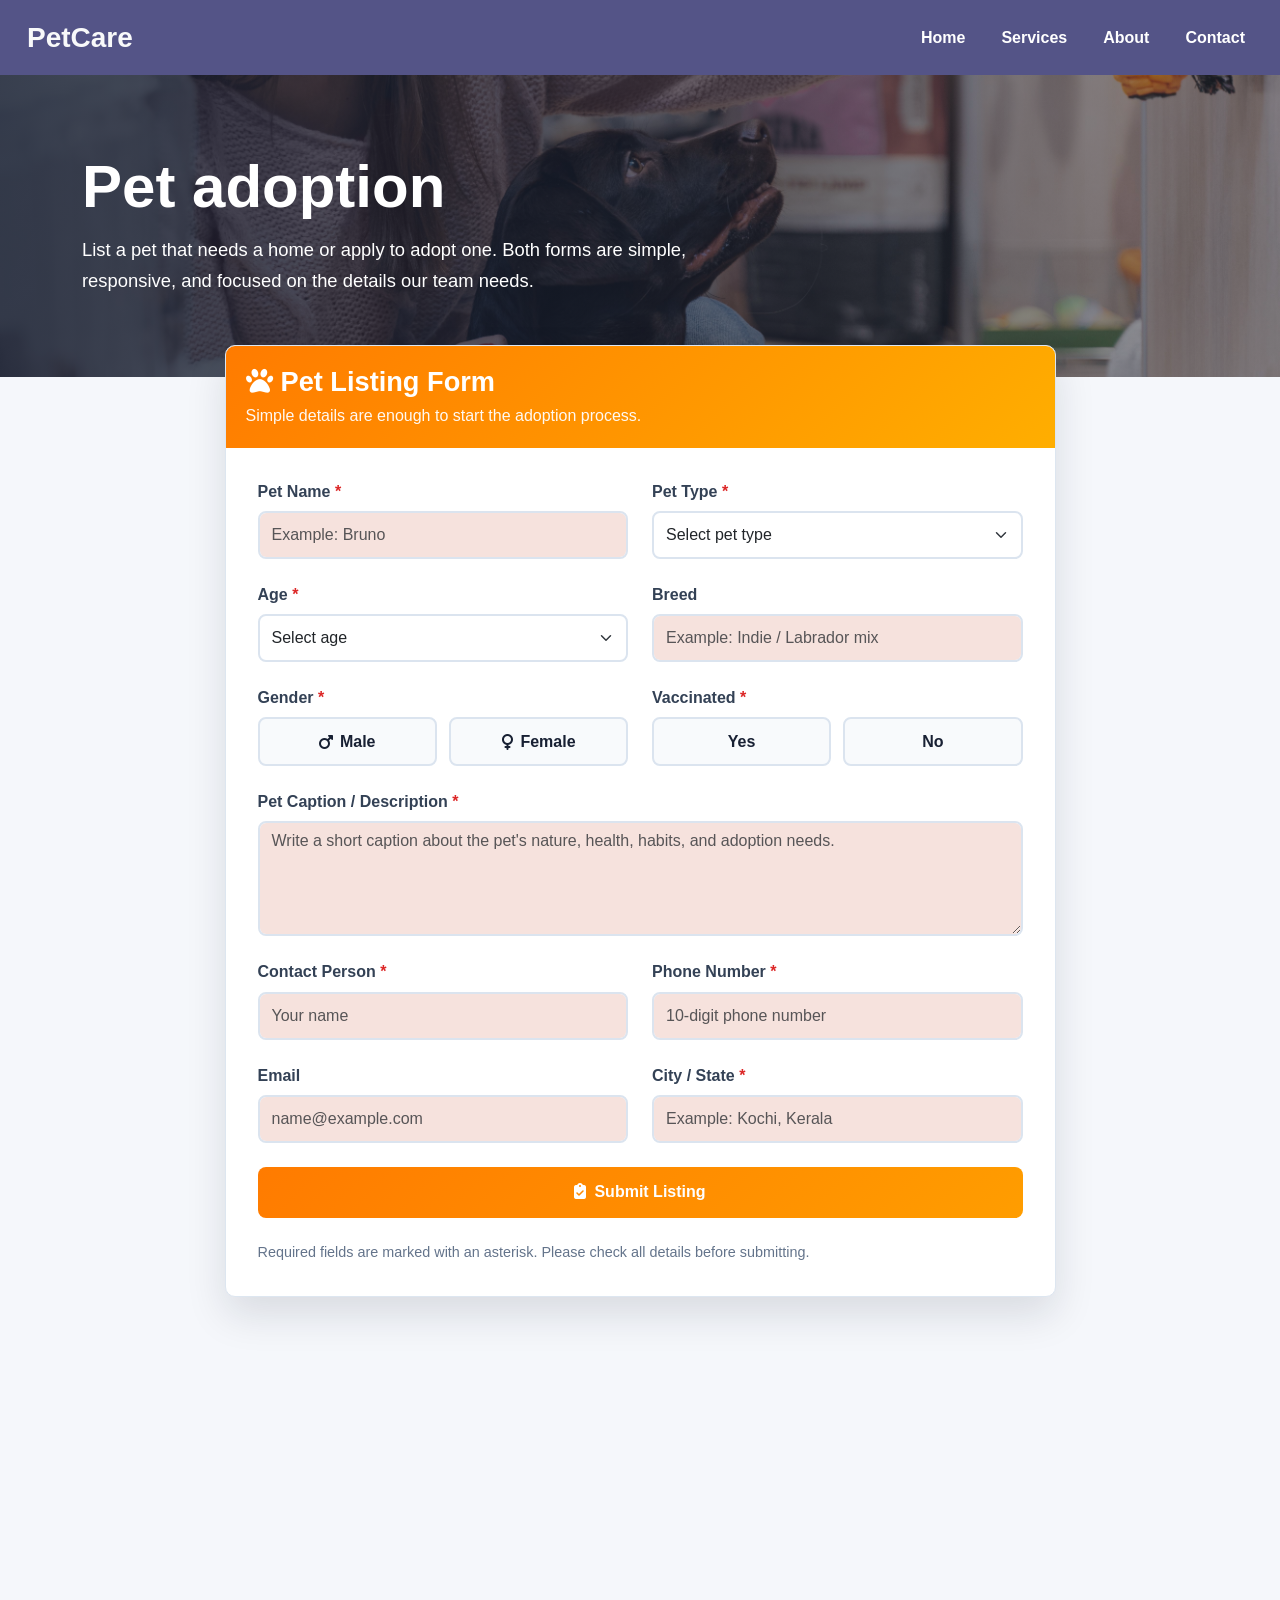
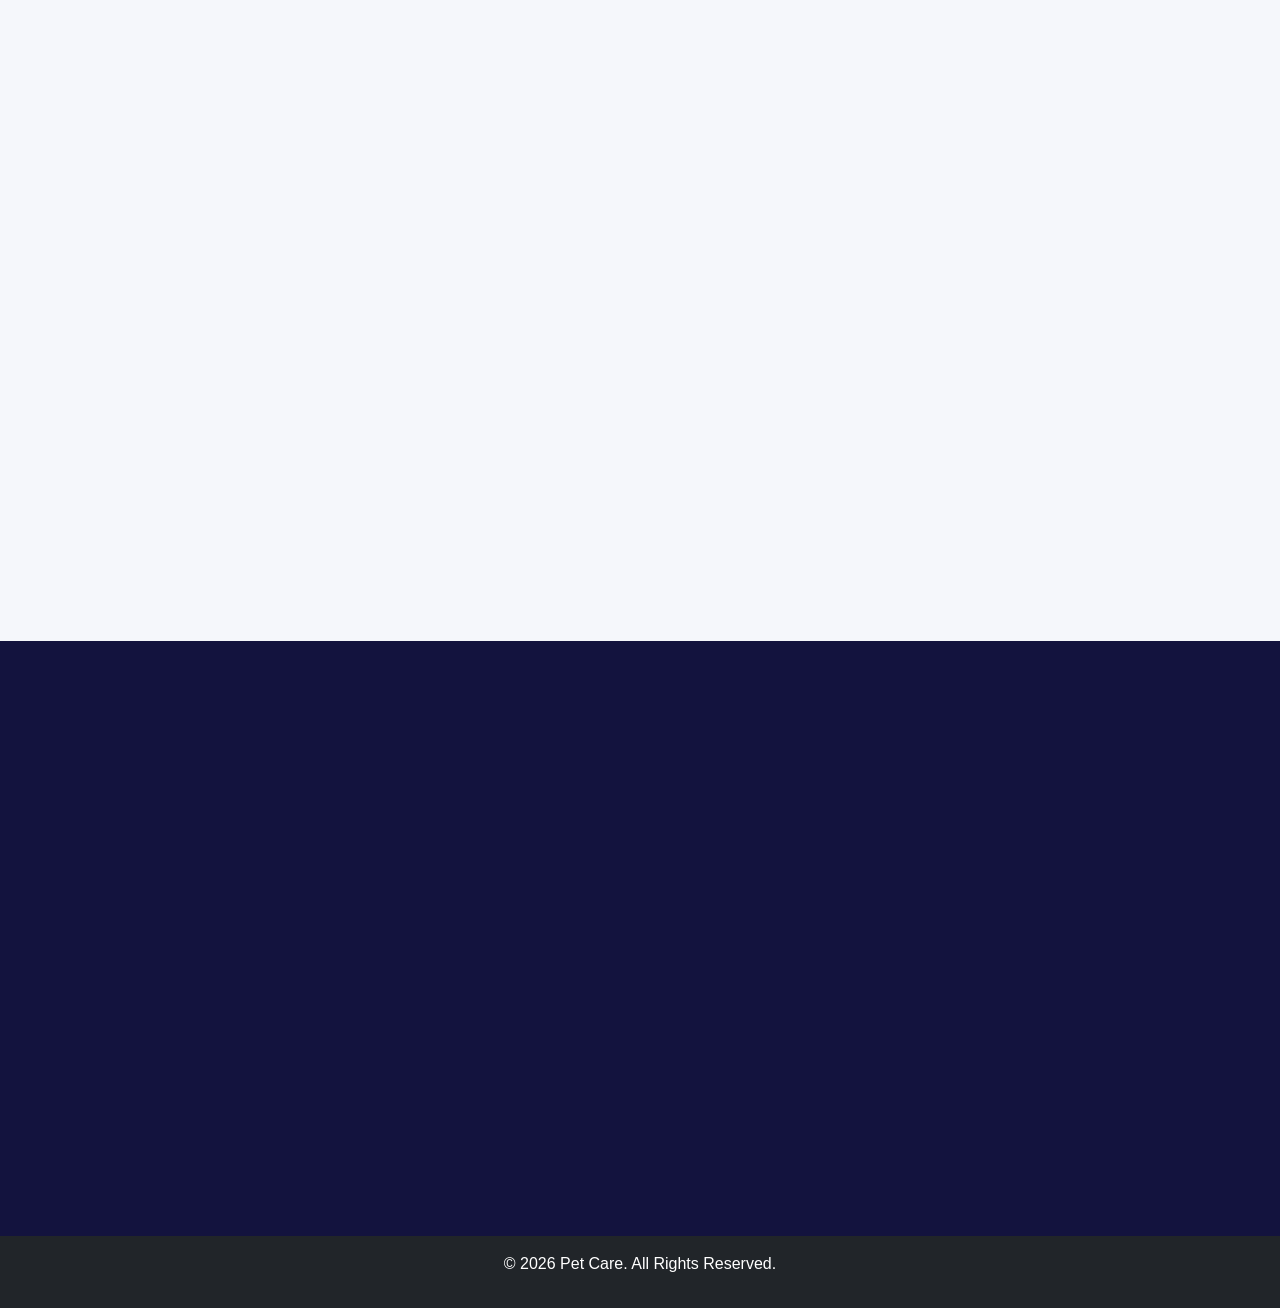
<file: adopt.html>
<!DOCTYPE html>
<html lang="en">
<head>
    <meta charset="UTF-8">
    <meta name="viewport" content="width=device-width, initial-scale=1.0">
    <title>Pet Adoption Listing Form | PetCare</title>
    <link href="https://cdn.jsdelivr.net/npm/bootstrap@5.3.3/dist/css/bootstrap.min.css" rel="stylesheet">
    <link rel="stylesheet" href="https://cdnjs.cloudflare.com/ajax/libs/font-awesome/6.5.1/css/all.min.css">
    <link rel="stylesheet" href="style.css">
    <style>
        body {
            background: #f5f7fb;
            color: #182033;
            font-family: "Segoe UI", Tahoma, Geneva, Verdana, sans-serif;
        }

        .navbar {
            min-height: 75px;
        }

        .navbar-toggler {
            border-color: rgba(255,255,255,0.5);
        }

        .navbar-toggler-icon {
            filter: invert(1);
        }

        .form-error {
            color: #dc3545;
            display: block;
            font-size: 0.875rem;
            margin-top: 0.35rem;
        }

        .choice-row.is-invalid label {
            border-color: #dc3545;
        }
    </style>
</head>
<body>
    <nav class="navbar navbar-expand-lg">
        <div class="container-fluid">
            <a class="navbar-brand fw-bold fs-3 text-light" href="index.html">PetCare</a>
            <button class="navbar-toggler" type="button" data-bs-toggle="collapse" data-bs-target="#menu" aria-controls="menu" aria-expanded="false" aria-label="Toggle navigation">
                <span class="navbar-toggler-icon"></span>
            </button>
            <div class="collapse navbar-collapse" id="menu">
                <ul class="navbar-nav ms-auto">
                    <li class="nav-item"><a class="nav-link text-white" href="index.html">Home</a></li>
                    <li class="nav-item"><a class="nav-link text-white" href="services.html">Services</a></li>
                    <li class="nav-item"><a class="nav-link text-white" href="about.html">About</a></li>
                    <li class="nav-item"><a class="nav-link text-white" href="contact.html">Contact</a></li>
                </ul>
            </div>
        </div>
    </nav>

    <header class="adopt-hero">
        <div class="container">
            <h1>Pet adoption</h1>
            <p>List a pet that needs a home or apply to adopt one. Both forms are simple, responsive, and focused on the details our team needs.</p>
        </div>
    </header>

    <div class="container form-wrap">
        <div class="row justify-content-center">
            <div class="col-lg-9">
                <form class="listing-card" id="petListingForm" novalidate>
                    <div class="form-title">
                        <h2><i class="fa-solid fa-paw me-2"></i>Pet Listing Form</h2>
                        <p>Simple details are enough to start the adoption process.</p>
                    </div>

                    <div class="form-body">
                        <div class="row g-4">
                            <div class="col-md-6">
                                <label class="form-label" for="petName">Pet Name <span class="required">*</span></label>
                                <input type="text" class="form-control" id="petName" placeholder="Example: Bruno" required>
                            </div>

                            <div class="col-md-6">
                                <label class="form-label" for="petType">Pet Type <span class="required">*</span></label>
                                <select class="form-select" id="petType" required>
                                    <option value="" selected disabled>Select pet type</option>
                                    <option>Dog</option>
                                    <option>Cat</option>
                                    <option>Other</option>
                                </select>
                            </div>

                            <div class="col-md-6">
                                <label class="form-label" for="petAge">Age <span class="required">*</span></label>
                                <select class="form-select" id="petAge" required>
                                    <option value="" selected disabled>Select age</option>
                                    <option>Under 6 months</option>
                                    <option>6 months to 1 year</option>
                                    <option>1 to 3 years</option>
                                    <option>3 years and above</option>
                                </select>
                            </div>

                            <div class="col-md-6">
                                <label class="form-label" for="breed">Breed</label>
                                <input type="text" class="form-control" id="breed" placeholder="Example: Indie / Labrador mix">
                            </div>

                            <div class="col-md-6">
                                <label class="form-label d-block">Gender <span class="required">*</span></label>
                                <div class="choice-row">
                                    <div>
                                        <input type="radio" name="gender" id="male" required>
                                        <label for="male"><i class="fa-solid fa-mars"></i> Male</label>
                                    </div>
                                    <div>
                                        <input type="radio" name="gender" id="female">
                                        <label for="female"><i class="fa-solid fa-venus"></i> Female</label>
                                    </div>
                                </div>
                            </div>

                            <div class="col-md-6">
                                <label class="form-label d-block">Vaccinated <span class="required">*</span></label>
                                <div class="choice-row">
                                    <div>
                                        <input type="radio" name="vaccinated" id="vaccinatedYes" required>
                                        <label for="vaccinatedYes">Yes</label>
                                    </div>
                                    <div>
                                        <input type="radio" name="vaccinated" id="vaccinatedNo">
                                        <label for="vaccinatedNo">No</label>
                                    </div>
                                </div>
                            </div>

                            <div class="col-12">
                                <label class="form-label" for="description">Pet Caption / Description <span class="required">*</span></label>
                                <textarea class="form-control" id="description" placeholder="Write a short caption about the pet's nature, health, habits, and adoption needs." required></textarea>
                            </div>

                            <div class="col-md-6">
                                <label class="form-label" for="contactName">Contact Person <span class="required">*</span></label>
                                <input type="text" class="form-control" id="contactName" placeholder="Your name" required>
                            </div>

                            <div class="col-md-6">
                                <label class="form-label" for="phone">Phone Number <span class="required">*</span></label>
                                <input type="tel" class="form-control" id="phone" placeholder="10-digit phone number" required>
                            </div>

                            <div class="col-md-6">
                                <label class="form-label" for="email">Email</label>
                                <input type="email" class="form-control" id="email" placeholder="name@example.com">
                            </div>

                            <div class="col-md-6">
                                <label class="form-label" for="city">City / State <span class="required">*</span></label>
                                <input type="text" class="form-control" id="city" placeholder="Example: Kochi, Kerala" required>
                            </div>

                            <div class="col-12">
                                <button type="submit" class="btn btn-submit-listing">
                                    <i class="fa-solid fa-clipboard-check me-2"></i>Submit Listing
                                </button>
                            </div>

                            <div class="col-12">
                                <p class="small-note">Required fields are marked with an asterisk. Please check all details before submitting.</p>
                            </div>
                        </div>
                    </div>
                </form>

                <form class="listing-card form-gap" id="adoptionRequestForm" novalidate>
                    <div class="form-title adoption-title">
                        <h2><i class="fa-solid fa-house-heart me-2"></i>Pet Adoption Request Form</h2>
                        <p>Tell us what kind of pet you want to adopt and how we can contact you.</p>
                    </div>

                    <div class="form-body">
                        <div class="row g-4">
                            <div class="col-md-6">
                                <label class="form-label" for="adopterName">Full Name <span class="required">*</span></label>
                                <input type="text" class="form-control" id="adopterName" placeholder="Your full name" required>
                            </div>

                            <div class="col-md-6">
                                <label class="form-label" for="adopterPhone">Phone Number <span class="required">*</span></label>
                                <input type="tel" class="form-control" id="adopterPhone" placeholder="10-digit phone number" required>
                            </div>

                            <div class="col-md-6">
                                <label class="form-label" for="adopterEmail">Email <span class="required">*</span></label>
                                <input type="email" class="form-control" id="adopterEmail" placeholder="name@example.com" required>
                            </div>

                            <div class="col-md-6">
                                <label class="form-label" for="adopterCity">City / State <span class="required">*</span></label>
                                <input type="text" class="form-control" id="adopterCity" placeholder="Example: Kochi, Kerala" required>
                            </div>

                            <div class="col-md-6">
                                <label class="form-label" for="preferredPet">Preferred Pet <span class="required">*</span></label>
                                <select class="form-select" id="preferredPet" required>
                                    <option value="" selected disabled>Select pet</option>
                                    <option>Dog</option>
                                    <option>Cat</option>
                                    <option>Any pet</option>
                                </select>
                            </div>

                            <div class="col-md-6">
                                <label class="form-label" for="preferredAge">Preferred Age</label>
                                <select class="form-select" id="preferredAge">
                                    <option selected>Any age</option>
                                    <option>Under 6 months</option>
                                    <option>6 months to 1 year</option>
                                    <option>1 to 3 years</option>
                                    <option>3 years and above</option>
                                </select>
                            </div>

                            <div class="col-md-6">
                                <label class="form-label d-block">Do you have pets already? <span class="required">*</span></label>
                                <div class="choice-row">
                                    <div>
                                        <input type="radio" name="hasPets" id="hasPetsYes" required>
                                        <label for="hasPetsYes">Yes</label>
                                    </div>
                                    <div>
                                        <input type="radio" name="hasPets" id="hasPetsNo">
                                        <label for="hasPetsNo">No</label>
                                    </div>
                                </div>
                            </div>

                            <div class="col-md-6">
                                <label class="form-label d-block">Home Type <span class="required">*</span></label>
                                <div class="choice-row">
                                    <div>
                                        <input type="radio" name="homeType" id="homeFlat" required>
                                        <label for="homeFlat">Flat</label>
                                    </div>
                                    <div>
                                        <input type="radio" name="homeType" id="homeHouse">
                                        <label for="homeHouse">House</label>
                                    </div>
                                </div>
                            </div>

                            <div class="col-12">
                                <label class="form-label" for="adoptionReason">Why do you want to adopt? <span class="required">*</span></label>
                                <textarea class="form-control" id="adoptionReason" placeholder="Share your reason, pet care experience, and any preferences." required></textarea>
                            </div>

                            <div class="col-12">
                                <button type="submit" class="btn btn-submit-listing">
                                    <i class="fa-solid fa-paper-plane me-2"></i>Submit Adoption Request
                                </button>
                            </div>

                            <div class="col-12">
                                <p class="small-note">Our team will review your request and contact you when a suitable pet is available.</p>
                            </div>
                        </div>
                    </div>
                </form>
            </div>
        </div>
    </div>


 <!-- to top -->
     <a href="#" class="btn btn-lg btn-primary back-to-top">
        <i class="fa fa-angle-double-up"></i>
    </a>


            <!-- Footer Start -->
        <div class="container-fluid footer py-5 wow fadeIn" data-wow-delay="0.2s">
            <div class="container py-5">
                <div class="row g-5">
                    <div class="col-xl-9">
                        <div class="mb-5">
                            <div class="row g-4">
                                <div class="col-md-6 col-lg-6 col-xl-5">
                                    <div class="footer-item">
                                        <a href="index.html" class="p-0">
                                            <h3 class="text-white"><i class="fab fa-slack me-3"></i> Petshop</h3>
                                            <!-- <img src="img/logo.png" alt="Logo"> -->
                                        </a>
                                        <p class="text-white mb-4">Dolor amet sit justo amet elitr clita ipsum elitr est.Lorem ipsum dolor sit amet, consectetur adipiscing...</p>
                                         <div class="footer-btn d-flex">
                                            <a class="btn btn-xl-square rounded-circle me-3" href="#"><i class="fab fa-facebook-f"></i></a>
                                            <a class="btn btn-md-square rounded-circle me-3" href="#"><i class="fab fa-twitter"></i></a>
                                            <a class="btn btn-md-square rounded-circle me-3" href="#"><i class="fab fa-instagram"></i></a>
                                            <a class="btn btn-md-square rounded-circle me-3" href="#"><i class="fab fa-linkedin-in"></i></a>
                                        </div>
    
                                    </div>
                                </div>
                            </div>
                        </div>
                        <div class="pt-5" style="border-top: 1px solid rgba(255, 255, 255, 0.08);">
                            <div class="row g-0">
                                <div class="col-12">
                                    <div class="row g-4">

                                        <div class="col-lg-6 col-xl-4">
                                            <div class="d-flex">
                                                <div class="btn-xl-square bg-primary text-white rounded p-4 me-4">
                                                    <i class="fas fa-map-marker-alt fa-2x"></i>
                                                </div>
                                                <div>
                                                    <h4 class="text-white">Address</h4>
                                                    <p class="mb-0 text-white">123 Street kerala<br>India</p>
                                                </div>
                                            </div>
                                        </div>
                                        <div class="col-lg-6 col-xl-4">
                                            <div class="d-flex">
                                                <div class="btn-xl-square bg-primary text-white rounded p-4 me-4">
                                                    <i class="fas fa-envelope fa-2x"></i>
                                                </div>
                                                <div>
                                                    <h4 class="text-white">Mail Us</h4>
                                                    <p class="mb-0 text-white">info@example.com</p>
                                                </div>
                                            </div>
                                        </div>
                                        <div class="col-lg-6 col-xl-4">
                                            <div class="d-flex">
                                                <div class="btn-xl-square bg-primary text-white rounded p-4 me-4">
                                                    <i class="fa fa-phone-alt fa-2x"></i>
                                                </div>
                                                <div>
                                                    <h4 class="text-white">Telephone</h4>
                                                    <p class="mb-0 text-white">(+91)844565556</p>
                                                </div>
                                            </div>
                                        </div>
                                    </div>
                                </div>
                            </div>
                        </div>
                    </div>
                    
                    <div class="col-xl-3">
                        <div class="footer-item">
                            <h4 class="text-white mb-4">Newsletter</h4>
                            <p class="text-white mb-3">Dolor amet sit justo amet elitr clita ipsum elitr est.Lorem ipsum dolor sit amet, consectetur adipiscing elit.</p>
                            <div class="position-relative rounded-pill mb-4">
                                <input id="newsletterEmail" class="form-control rounded-pill w-100 py-3 ps-4 pe-5" type="email" placeholder="Enter your email" required>
                                <button type="button" id="newsletterBtn" class="btn btn-primary rounded-pill position-absolute top-0 end-0 py-2 mt-2 me-2">SignUp</button>
                                <div id="newsletterError" class="mt-2 small text-white"></div>
                            </div>
                            <div class="d-flex flex-shrink-0">
                                <div class="footer-btn">
                                    <a href="#" class="btn btn-lg-square rounded-circle position-relative wow tada" data-wow-delay=".9s">
                                        <i class="fa fa-phone-alt fa-2x"></i>
                                
                                    </a>
                                </div>
                                <div class="d-flex flex-column ms-3 flex-shrink-0">
                                    <span class="text-white" >Call to Our Experts</span>
                                    <a href="tel:+ 0123 456 7890"><span class="text-white">Free: +91 8685459565</span></a>
                                </div>
                            </div>
                        </div>
                    </div>
                </div>
            </div>
        </div>
        <!-- Footer End -->



     <!-- Footer Start -->
    <footer class="bg-dark text-white text-center p-3">
        <p>© 2026 Pet Care. All Rights Reserved.</p>
    </footer>
    <!-- Footer End -->


    <!-- Bootstrap JS -->
    <script src="https://cdn.jsdelivr.net/npm/bootstrap@5.3.3/dist/js/bootstrap.bundle.min.js"></script>

    <!-- jQuery -->
    <script src="https://code.jquery.com/jquery-3.6.0.min.js"></script>
    <script src="animations.js"></script>
    <script>
        $(document).ready(function() {
            const emailPattern = /^[^\s@]+@[^\s@]+\.[^\s@]+$/;
            const phonePattern = /^\d{10}$/;
            const namePattern = /^[A-Za-z\s.'-]{2,}$/;

            function clearFormErrors($form) {
                $form.find('.form-error').remove();
                $form.find('.is-invalid').removeClass('is-invalid');
            }

            function showFieldError($field, message) {
                $field.addClass('is-invalid');
                $field.after('<span class="form-error">' + message + '</span>');
            }

            function validateRequired($form, selector, message) {
                const $field = $form.find(selector);

                if (!$field.val() || !$field.val().trim()) {
                    showFieldError($field, message);
                    return false;
                }

                return true;
            }

            function validateSelect($form, selector, message) {
                const $field = $form.find(selector);

                if (!$field.val()) {
                    showFieldError($field, message);
                    return false;
                }

                return true;
            }

            function validateRadio($form, name, message) {
                const $fields = $form.find('input[name="' + name + '"]');
                const $group = $fields.first().closest('.choice-row');

                if (!$fields.is(':checked')) {
                    $group.addClass('is-invalid');
                    $group.after('<span class="form-error">' + message + '</span>');
                    return false;
                }

                return true;
            }

            function validatePhone($form, selector, message) {
                const $field = $form.find(selector);
                const value = $field.val().trim();

                if (!phonePattern.test(value)) {
                    showFieldError($field, message);
                    return false;
                }

                return true;
            }

            function validateEmail($form, selector, message, required) {
                const $field = $form.find(selector);
                const value = $field.val().trim();

                if ((required || value) && !emailPattern.test(value)) {
                    showFieldError($field, message);
                    return false;
                }

                return true;
            }

            function validateName($form, selector, message) {
                const $field = $form.find(selector);
                const value = $field.val().trim();

                if (!namePattern.test(value)) {
                    showFieldError($field, message);
                    return false;
                }

                return true;
            }

            function validateMinLength($form, selector, minLength, message) {
                const $field = $form.find(selector);

                if ($field.val().trim().length < minLength) {
                    showFieldError($field, message);
                    return false;
                }

                return true;
            }

            function focusFirstError($form) {
                const $firstError = $form.find('.is-invalid').first();

                if ($firstError.length) {
                    $('html, body').animate({
                        scrollTop: $firstError.offset().top - 100
                    }, 300);
                    $firstError.focus();
                }
            }

            $('#petListingForm').on('submit', function(e) {
                e.preventDefault();

                const $form = $(this);
                let isValid = true;

                clearFormErrors($form);

                isValid = validateName($form, '#petName', 'Please enter a valid pet name.') && isValid;
                isValid = validateSelect($form, '#petType', 'Please select a pet type.') && isValid;
                isValid = validateSelect($form, '#petAge', 'Please select the pet age.') && isValid;
                isValid = validateRadio($form, 'gender', 'Please select the pet gender.') && isValid;
                isValid = validateRadio($form, 'vaccinated', 'Please select vaccination status.') && isValid;
                isValid = validateMinLength($form, '#description', 15, 'Please enter at least 15 characters about the pet.') && isValid;
                isValid = validateName($form, '#contactName', 'Please enter a valid contact person name.') && isValid;
                isValid = validatePhone($form, '#phone', 'Please enter a valid 10-digit phone number.') && isValid;
                isValid = validateEmail($form, '#email', 'Please enter a valid email address.', false) && isValid;
                isValid = validateRequired($form, '#city', 'Please enter city and state.') && isValid;

                if (!isValid) {
                    focusFirstError($form);
                    return;
                }

                alert('Pet listing submitted successfully!');
                this.reset();
            });

            $('#adoptionRequestForm').on('submit', function(e) {
                e.preventDefault();

                const $form = $(this);
                let isValid = true;

                clearFormErrors($form);

                isValid = validateName($form, '#adopterName', 'Please enter your full name.') && isValid;
                isValid = validatePhone($form, '#adopterPhone', 'Please enter a valid 10-digit phone number.') && isValid;
                isValid = validateEmail($form, '#adopterEmail', 'Please enter a valid email address.', true) && isValid;
                isValid = validateRequired($form, '#adopterCity', 'Please enter city and state.') && isValid;
                isValid = validateSelect($form, '#preferredPet', 'Please select your preferred pet.') && isValid;
                isValid = validateRadio($form, 'hasPets', 'Please choose yes or no.') && isValid;
                isValid = validateRadio($form, 'homeType', 'Please select your home type.') && isValid;
                isValid = validateMinLength($form, '#adoptionReason', 15, 'Please enter at least 15 characters about your adoption reason.') && isValid;

                if (!isValid) {
                    focusFirstError($form);
                    return;
                }

                alert('Adoption request submitted successfully!');
                this.reset();
            });

            $('.listing-card input, .listing-card select, .listing-card textarea').on('input change', function() {
                const $field = $(this);

                $field.removeClass('is-invalid');
                $field.next('.form-error').remove();

                if ($field.is(':radio')) {
                    const $group = $field.closest('.choice-row');
                    $group.removeClass('is-invalid');
                    $group.next('.form-error').remove();
                }
            });
           
            function isInViewport(el) {
                var elementTop = $(el).offset().top;
                var elementBottom = elementTop + $(el).outerHeight();
                var viewportTop = $(window).scrollTop();
                var viewportBottom = viewportTop + $(window).height();
                return elementBottom > viewportTop && elementTop < viewportBottom;
            }

           
            function triggerAnimations() {
                $('.wow').each(function() {
                    if (isInViewport(this) && !$(this).hasClass('animate__animated')) {
                        var animationClass = $(this).attr('class').split(' ').filter(function(cls) {
                            return cls.startsWith('fadeIn') || cls.startsWith('slideIn') || cls.startsWith('zoomIn');
                        })[0];
                        $(this).addClass('animate__animated animate__' + animationClass);
                    }
                });
            }

            // Trigger on scroll
            $(window).on('scroll', function() {
                triggerAnimations();
            });

            $('#newsletterBtn').on('click', function () {
                const email = $('#newsletterEmail').val().trim();
                const emailPattern = /^[^\s@]+@[^\s@]+\.[^\s@]+$/;

                $('#newsletterError').text('').removeClass('text-danger text-success').addClass('text-white');
                $('#newsletterEmail').removeClass('is-invalid');

                if (!emailPattern.test(email)) {
                    $('#newsletterEmail').addClass('is-invalid');
                    $('#newsletterError').text('Please enter a valid email address.').removeClass('text-white').addClass('text-danger');
                } else {
                    $('#newsletterError').text('Thank you for subscribing!').removeClass('text-white').addClass('text-success');
                    $('#newsletterEmail').val('');
                }
            });

            $('#newsletterEmail').on('keydown', function (e) {
                if (e.key === 'Enter') {
                    e.preventDefault();
                    $('#newsletterBtn').trigger('click');
                }
            });

            // Trigger on page load
            triggerAnimations();
        });

            <!-- scroll to top -->

    $(window).scroll(function () {
        if ($(this).scrollTop() > 200) {
            $('.back-to-top').fadeIn();
        } else {
            $('.back-to-top').fadeOut();
        }
    });
    $('.back-to-top').click(function (e) {
        e.preventDefault();
        $('html, body').animate({ scrollTop: 0 }, 600);
    });
           
    </script>

    
</body>
</html>
</file>
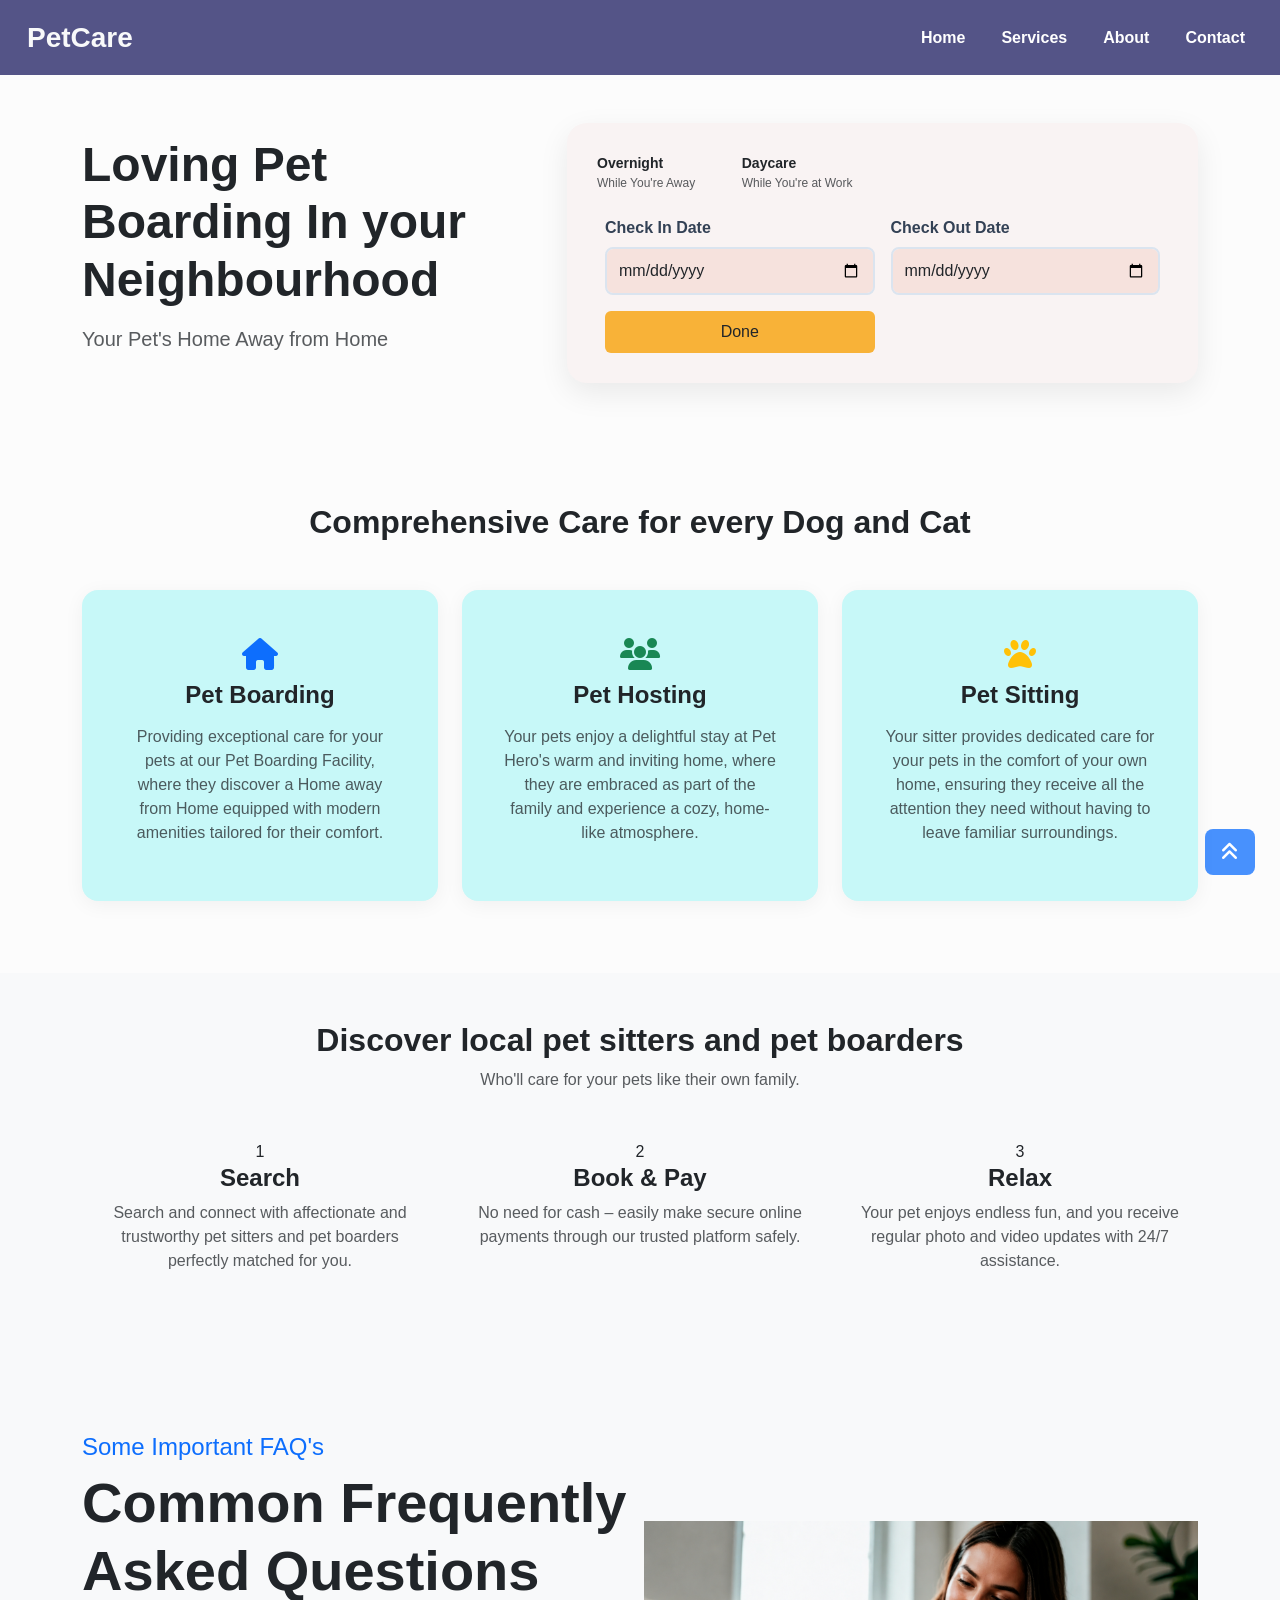
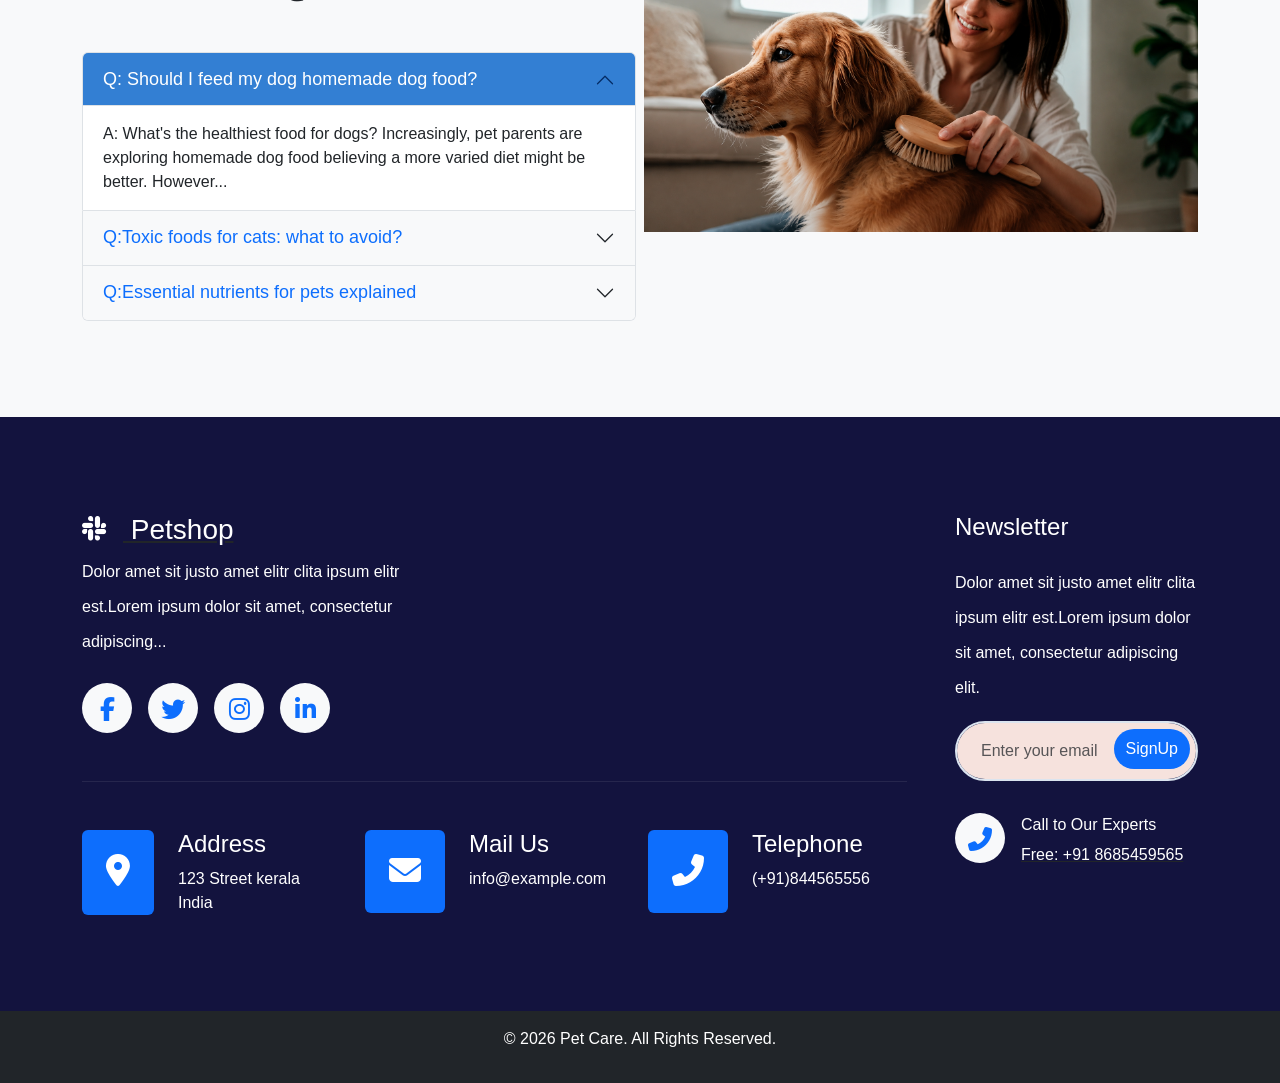
<file: board.html>
<!DOCTYPE html>
<html lang="en">
<head>
    <meta charset="UTF-8">
    <meta name="viewport" content="width=device-width, initial-scale=1.0">
    <title>Pet Care</title>
    <link href="https://cdn.jsdelivr.net/npm/bootstrap@5.3.3/dist/css/bootstrap.min.css" rel="stylesheet">
    <link rel="stylesheet" href="https://cdnjs.cloudflare.com/ajax/libs/font-awesome/6.5.1/css/all.min.css">
    <link rel="stylesheet" href="style.css">
</head>
<body style="background-color: #fcfcfc;">


    <!-- Navbar-->
    <nav class="navbar navbar-expand-lg">
        <div class="container-fluid">
            <a class="navbar-brand  fw-bold fs-3 text-light" href="#" >PetCare</a>
            <div class="collapse navbar-collapse" id="menu">
                <ul class="navbar-nav ms-auto">
                    <li class="nav-item"><a class="nav-link text-white" href="index.html">Home</a></li>
                    <li class="nav-item"><a class="nav-link text-white" href="services.html">Services</a></li>
                    <li class="nav-item"><a class="nav-link text-white" href="about.html">About</a></li>
                    <li class="nav-item"><a class="nav-link text-white" href="contact.html">Contact</a></li>     
                </ul>
            </div>
        </div>
    </nav>


    <!-- Hero & Search Booking Section -->
    <div class="hero-section">
        <div class="container">
            <div class="row align-items-center g-5">
                <div class="col-lg-5 text-center text-lg-start">
                    <h1 class="display-5 fw-bold text-dark mb-3">Loving Pet Boarding In your Neighbourhood</h1>
                    <p class="lead text-muted">Your Pet's Home Away from Home</p>
                </div>
                <div class="col-lg-7 py-5">
                    <div class="search-card">
                        <!-- Service Sub-Tabs -->
                        <div class="row g-2 mb-4">
                            <div class="col-6 col-md-3">
                                <div class="service-tab-btn active">
                                    <div class="small fw-bold">Overnight</div>
                                    <div class="text-muted xs-text" style="font-size: 0.75rem;">While You're Away</div>
                                </div>
                            </div>
                            <div class="col-6 col-md-3">
                                <div class="service-tab-btn">
                                    <div class="small fw-bold">Daycare</div>
                                    <div class="text-muted xs-text" style="font-size: 0.75rem;">While You're at Work</div>
                                </div>
                            </div>
                        </div>

                        <!-- Main Form Filters -->
                        <form>
                            <div class="row g-3 px-2">   
                                <div class="col-md-6">
                                    <label class="form-label fw-semibold">Check In Date</label>
                                    <input type="date" class="form-control">
                                </div>
                                <div class="col-md-6">
                                    <label class="form-label fw-semibold">Check Out Date</label>
                                    <input type="date" class="form-control">
                                </div>

                                <div class="col-12 col-md-6 d-flex align-items-end">
                                    <button type="submit" class="btn btn-orange w-100 py-2">Done</button>
                                </div>
                            </div>
                        </form>
                    </div>
                </div>
            </div>
        </div>
    </div>

        <!-- Comprehensive Care Section -->
    <div class="container py-5 my-4">
        <div class="text-center mb-5">
            <h2 class="fw-bold">Comprehensive Care for every Dog and Cat</h2>
        </div>
        <div class="row g-4 justify-content-center">


            <!-- Pet Boarding -->
            <div class="col-md-4">
                <div class="card h-100 care-card p-4 text-center">
                    <div class="card-body">
                        <div class="icon-circle text-primary py-2">
                            <i class="fas fa-home fa-2x"></i>
                        </div>
                        <h3 class="h4 fw-bold mb-3">Pet Boarding</h3>
                        <p class="text-muted">Providing exceptional care for your pets at our Pet Boarding Facility, where they discover a Home away from Home equipped with modern amenities tailored for their comfort.</p>
                    </div>
                </div>
            </div>
            <!-- Pet Hosting -->
            <div class="col-md-4">
                <div class="card h-100 care-card p-4 text-center">
                    <div class="card-body">
                        <div class="icon-circle text-success py-2">
                            <i class="fas fa-users fa-2x"></i>
                        </div>
                        <h3 class="h4 fw-bold mb-3">Pet Hosting</h3>
                        <p class="text-muted">Your pets enjoy a delightful stay at Pet Hero's warm and inviting home, where they are embraced as part of the family and experience a cozy, home-like atmosphere.</p>
                    </div>
                </div>
            </div>
            <!-- Pet Sitting -->
            <div class="col-md-4">
                <div class="card h-100 care-card p-4 text-center">
                    <div class="card-body">
                        <div class="icon-circle text-warning py-2">
                            <i class="fas fa-paw fa-2x"></i>
                        </div>
                        <h3 class="h4 fw-bold mb-3">Pet Sitting</h3>
                        <p class="text-muted">Your sitter provides dedicated care for your pets in the comfort of your own home, ensuring they receive all the attention they need without having to leave familiar surroundings.</p>
                    </div>
                </div>
            </div>
        </div>
    </div>


    <div class="bg-light py-5">
        <div class="container">
            <div class="text-center mb-5">
                <h2 class="fw-bold">Discover local pet sitters and pet boarders</h2>
                <p class="text-muted">Who'll care for your pets like their own family.</p>
            </div>
            <div class="row g-4 text-center">
                <div class="col-md-4">
                    <div class="step-number">1</div>
                    <h4 class="fw-bold">Search</h4>
                    <p class="text-muted px-3">Search and connect with affectionate and trustworthy pet sitters and pet boarders perfectly matched for you.</p>
                </div>
                <div class="col-md-4">
                    <div class="step-number">2</div>
                    <h4 class="fw-bold">Book & Pay</h4>
                    <p class="text-muted px-3">No need for cash – easily make secure online payments through our trusted platform safely.</p>
                </div>
                <div class="col-md-4">
                    <div class="step-number">3</div>
                    <h4 class="fw-bold">Relax</h4>
                    <p class="text-muted px-3">Your pet enjoys endless fun, and you receive regular photo and video updates with 24/7 assistance.</p>
                </div>
            </div>
        </div>
    </div>

    
         <!-- FAQs Start -->
        <div class="container-fluid faq-section bg-light py-5">
            <div class="container py-5">
                <div class="row g-2 align-items-center">
                    <div class="col-xl-6 wow fadeInLeft" data-wow-delay="0.2s">
                        <div class="h-100">
                            <div class="mb-5">
                                <h4 class="text-primary">Some Important FAQ's</h4>
                                <h1 class="display-4 mb-0 fw-bold">Common Frequently Asked Questions</h1>
                            </div>
                            <div class="accordion" id="accordionExample">
                                <div class="accordion-item">
                                    <h2 class="accordion-header" id="headingOne">
                                        <button class="accordion-button border-0" type="button" data-bs-toggle="collapse" data-bs-target="#collapseOne" aria-expanded="true" aria-controls="collapseOne">
                                            Q: Should I feed my dog homemade dog food?
                                        </button>
                                    </h2>
                                    <div id="collapseOne" class="accordion-collapse collapse show active" aria-labelledby="headingOne" data-bs-parent="#accordionExample">
                                        <div class="accordion-body rounded">
                                            A: What's the healthiest food for dogs? Increasingly, pet parents are exploring homemade dog food believing a more varied diet might be better. However...
                                        </div>
                                    </div>
                                </div>
                                <div class="accordion-item">
                                    <h2 class="accordion-header" id="headingTwo">
                                        <button class="accordion-button collapsed" type="button" data-bs-toggle="collapse" data-bs-target="#collapseTwo" aria-expanded="false" aria-controls="collapseTwo">
                                            Q:Toxic foods for cats: what to avoid?
                                        </button>
                                    </h2>
                                    <div id="collapseTwo" class="accordion-collapse collapse" aria-labelledby="headingTwo" data-bs-parent="#accordionExample">
                                        <div class="accordion-body">
                                            A: Your cat's physiology makes them particularly sensitive to certain chemicals and compounds. They can’t always detoxify these substances properly in their body, and this can result in serious health hazards.
                                        </div>
                                    </div>
                                </div>
                                <div class="accordion-item">
                                    <h2 class="accordion-header" id="headingThree">
                                        <button class="accordion-button collapsed" type="button" data-bs-toggle="collapse" data-bs-target="#collapseThree" aria-expanded="false" aria-controls="collapseThree">
                                            Q:Essential nutrients for pets explained
                                        </button>
                                    </h2>
                                    <div id="collapseThree" class="accordion-collapse collapse" aria-labelledby="headingThree" data-bs-parent="#accordionExample">
                                        <div class="accordion-body">
                                            A:nutritionists have dedicated years to studying the nutrient requirements of cats and dogs. Curious about how these nutrients can benefit your pet's health?
                                        </div>
                                    </div>
                                </div>
                            </div>
                        </div>
                    </div>
                    <div class="col-xl-6 wow fadeInRight" data-wow-delay="0.4s">
                        <img src="images/a_high_resolution_photorealistic_indoor_living_ro.png" class="img-fluid w-100" alt="">
                    </div>
                </div>
            </div>
        </div>
        <!-- FAQs End -->

         <!-- to top -->
     <a href="#" class="btn btn-lg btn-primary back-to-top">
        <i class="fa fa-angle-double-up"></i>
    </a>


          <!-- Footer Start -->
        <div class="container-fluid footer py-5 wow fadeIn" data-wow-delay="0.2s">
            <div class="container py-5">
                <div class="row g-5">
                    <div class="col-xl-9">
                        <div class="mb-5">
                            <div class="row g-4">
                                <div class="col-md-6 col-lg-6 col-xl-5">
                                    <div class="footer-item">
                                        <a href="index.html" class="p-0">
                                            <h3 class="text-white"><i class="fab fa-slack me-3"></i> Petshop</h3>
                                            <!-- <img src="img/logo.png" alt="Logo"> -->
                                        </a>
                                        <p class="text-white mb-4">Dolor amet sit justo amet elitr clita ipsum elitr est.Lorem ipsum dolor sit amet, consectetur adipiscing...</p>
                                         <div class="footer-btn d-flex">
                                            <a class="btn btn-xl-square rounded-circle me-3" href="#"><i class="fab fa-facebook-f"></i></a>
                                            <a class="btn btn-md-square rounded-circle me-3" href="#"><i class="fab fa-twitter"></i></a>
                                            <a class="btn btn-md-square rounded-circle me-3" href="#"><i class="fab fa-instagram"></i></a>
                                            <a class="btn btn-md-square rounded-circle me-3" href="#"><i class="fab fa-linkedin-in"></i></a>
                                        </div>
    
                                    </div>
                                </div>
                            </div>
                        </div>
                        <div class="pt-5" style="border-top: 1px solid rgba(255, 255, 255, 0.08);">
                            <div class="row g-0">
                                <div class="col-12">
                                    <div class="row g-4">

                                        <div class="col-lg-6 col-xl-4">
                                            <div class="d-flex">
                                                <div class="btn-xl-square bg-primary text-white rounded p-4 me-4">
                                                    <i class="fas fa-map-marker-alt fa-2x"></i>
                                                </div>
                                                <div>
                                                    <h4 class="text-white">Address</h4>
                                                    <p class="mb-0 text-white">123 Street kerala<br>India</p>
                                                </div>
                                            </div>
                                        </div>
                                        <div class="col-lg-6 col-xl-4">
                                            <div class="d-flex">
                                                <div class="btn-xl-square bg-primary text-white rounded p-4 me-4">
                                                    <i class="fas fa-envelope fa-2x"></i>
                                                </div>
                                                <div>
                                                    <h4 class="text-white">Mail Us</h4>
                                                    <p class="mb-0 text-white">info@example.com</p>
                                                </div>
                                            </div>
                                        </div>
                                        <div class="col-lg-6 col-xl-4">
                                            <div class="d-flex">
                                                <div class="btn-xl-square bg-primary text-white rounded p-4 me-4">
                                                    <i class="fa fa-phone-alt fa-2x"></i>
                                                </div>
                                                <div>
                                                    <h4 class="text-white">Telephone</h4>
                                                    <p class="mb-0 text-white">(+91)844565556</p>
                                                </div>
                                            </div>
                                        </div>
                                    </div>
                                </div>
                            </div>
                        </div>
                    </div>
                    
                    <div class="col-xl-3">
                        <div class="footer-item">
                            <h4 class="text-white mb-4">Newsletter</h4>
                            <p class="text-white mb-3">Dolor amet sit justo amet elitr clita ipsum elitr est.Lorem ipsum dolor sit amet, consectetur adipiscing elit.</p>
                            <div class="position-relative rounded-pill mb-4">
                                <input id="newsletterEmail" class="form-control rounded-pill w-100 py-3 ps-4 pe-5" type="email" placeholder="Enter your email" required>
                                <button type="button" id="newsletterBtn" class="btn btn-primary rounded-pill position-absolute top-0 end-0 py-2 mt-2 me-2">SignUp</button>
                                <div id="newsletterError" class="mt-2 small text-white"></div>
                            </div>
                            <div class="d-flex flex-shrink-0">
                                <div class="footer-btn">
                                    <a href="#" class="btn btn-lg-square rounded-circle position-relative wow tada" data-wow-delay=".9s">
                                        <i class="fa fa-phone-alt fa-2x"></i>
                                
                                    </a>
                                </div>
                                <div class="d-flex flex-column ms-3 flex-shrink-0">
                                    <span class="text-white" >Call to Our Experts</span>
                                    <a href="tel:+ 0123 456 7890"><span class="text-white">Free: +91 8685459565</span></a>
                                </div>
                            </div>
                        </div>
                    </div>
                </div>
            </div>
        </div>
        <!-- Footer End -->



     <!-- Footer Start -->
    <footer class="bg-dark text-white text-center p-3">
        <p>© 2026 Pet Care. All Rights Reserved.</p>
    </footer>
    <!-- Footer End -->


    <!-- Bootstrap JS -->
    <script src="https://cdn.jsdelivr.net/npm/bootstrap@5.3.3/dist/js/bootstrap.bundle.min.js"></script>

    <!-- jQuery -->
    <script src="https://code.jquery.com/jquery-3.6.0.min.js"></script>
    <script src="animations.js"></script>
    <script>
        $(document).ready(function() {
           
            function isInViewport(el) {
                var elementTop = $(el).offset().top;
                var elementBottom = elementTop + $(el).outerHeight();
                var viewportTop = $(window).scrollTop();
                var viewportBottom = viewportTop + $(window).height();
                return elementBottom > viewportTop && elementTop < viewportBottom;
            }

           
            function triggerAnimations() {
                $('.wow').each(function() {
                    if (isInViewport(this) && !$(this).hasClass('animate__animated')) {
                        var animationClass = $(this).attr('class').split(' ').filter(function(cls) {
                            return cls.startsWith('fadeIn') || cls.startsWith('slideIn') || cls.startsWith('zoomIn');
                        })[0];
                        $(this).addClass('animate__animated animate__' + animationClass);
                    }
                });
            }

            // Trigger on scroll
            $(window).on('scroll', function() {
                triggerAnimations();
            });

            $('#newsletterBtn').on('click', function () {
                const email = $('#newsletterEmail').val().trim();
                const emailPattern = /^[^\s@]+@[^\s@]+\.[^\s@]+$/;

                $('#newsletterError').text('').removeClass('text-danger text-success').addClass('text-white');
                $('#newsletterEmail').removeClass('is-invalid');

                if (!emailPattern.test(email)) {
                    $('#newsletterEmail').addClass('is-invalid');
                    $('#newsletterError').text('Please enter a valid email address.').removeClass('text-white').addClass('text-danger');
                } else {
                    $('#newsletterError').text('Thank you for subscribing!').removeClass('text-white').addClass('text-success');
                    $('#newsletterEmail').val('');
                }
            });

            $('#newsletterEmail').on('keydown', function (e) {
                if (e.key === 'Enter') {
                    e.preventDefault();
                    $('#newsletterBtn').trigger('click');
                }
            });

            // Trigger on page load
            triggerAnimations();
        });

            <!-- scroll to top -->

    $(window).scroll(function () {
        if ($(this).scrollTop() > 200) {
            $('.back-to-top').fadeIn();
        } else {
            $('.back-to-top').fadeOut();
        }
    });
    $('.back-to-top').click(function (e) {
        e.preventDefault();
        $('html, body').animate({ scrollTop: 0 }, 600);
    });
           
    </script>
</body>
</html>
</file>
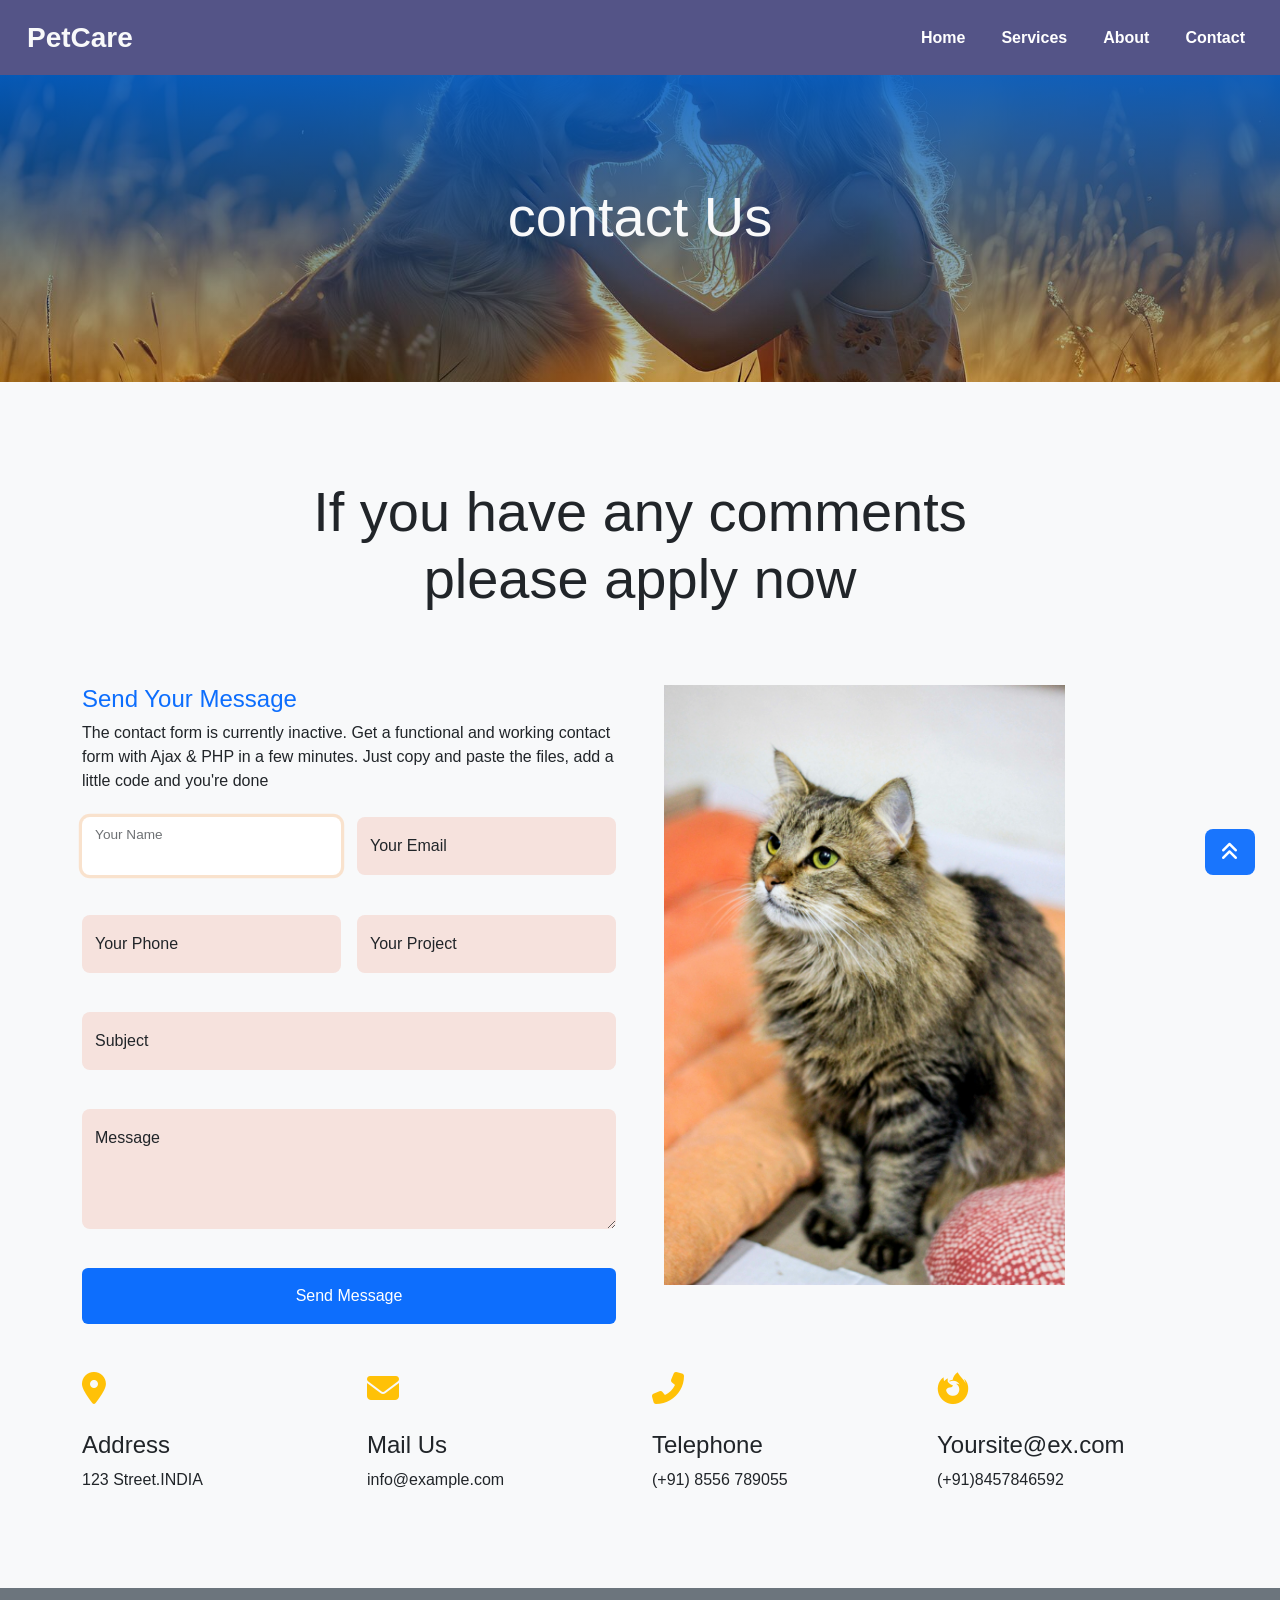
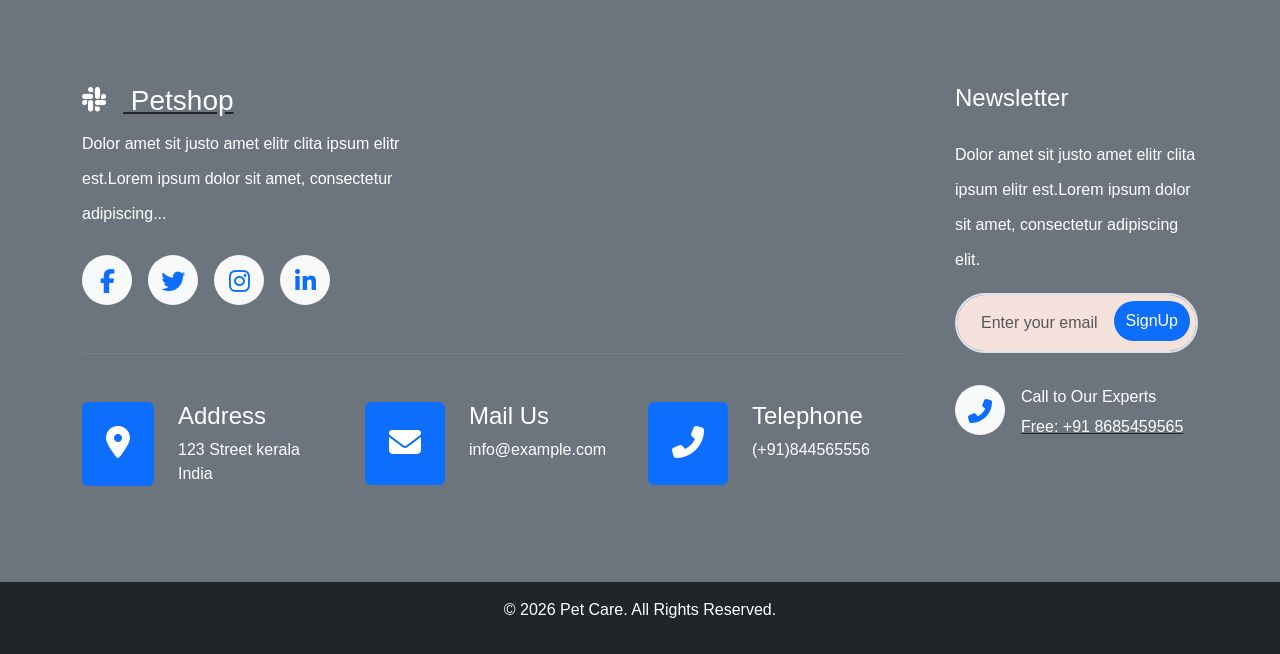
<file: contact.html>
<!DOCTYPE html>
<html lang="en">
<head>
    <meta charset="UTF-8">
    <meta name="viewport" content="width=device-width, initial-scale=1.0">
    <title>contact</title>

    <link href="https://cdn.jsdelivr.net/npm/bootstrap@5.3.3/dist/css/bootstrap.min.css" rel="stylesheet">
    <link rel="stylesheet" href="style.css">
    <link rel="stylesheet" href="https://cdnjs.cloudflare.com/ajax/libs/font-awesome/6.5.1/css/all.min.css">
    <link rel="stylesheet" href="https://cdnjs.cloudflare.com/ajax/libs/animate.css/4.1.1/animate.min.css"/>


</head>

<body>
      <!-- Navbar-->
    <nav class="navbar navbar-expand-lg">
        <div class="container-fluid">
            <a class="navbar-brand  fw-bold fs-3 text-light" href="#" >PetCare</a>
            <div class="collapse navbar-collapse" id="menu">
                <ul class="navbar-nav ms-auto">
                    <li class="nav-item"><a class="nav-link text-white" href="index.html">Home</a></li>
                    <li class="nav-item"><a class="nav-link text-white" href="services.html">Services</a></li>
                    <li class="nav-item"><a class="nav-link text-white" href="about.html">About</a></li>
                    <li class="nav-item"><a class="nav-link text-white" href="contact.html">Contact</a></li>
                </ul>
            </div>
        </div>

    </nav>

    <!-- Header Start -->
        <div class="container-fluid bg-breadcrumb">
            <div class="container text-center py-5" style="max-width: 900px;">
                <h4 class="text-light display-4 mb-4 wow fadeInDown" data-wow-delay="0.1s">contact Us</h4>
            </div>
        </div>
    
        
         <!-- Contact Start -->
        <div class="container-fluid contact bg-light py-5">
            <div class="container py-5">
                <div class="text-center mx-auto pb-5 wow fadeInUp" data-wow-delay="0.2s" style="max-width: 800px;">
                 
                    <h1 class="display-4 mb-4">If you have any comments please apply now</h1>
                </div>
                <div class="row g-5">
                    
                    <div class="col-xl-6 wow fadeInRight" data-wow-delay="0.4s">
                        <div>
                            <h4 class="text-primary">Send Your Message</h4>
                            <p class="mb-4">The contact form is currently inactive. Get a functional and working contact form with Ajax & PHP in a few minutes. Just copy and paste the files, add a little code and you're done</p>
                            <form id="contactPageForm">
                                <div class="row g-3">
                                    <div class="col-lg-12 col-xl-6">
                                        <div class="form-floating">
                                            <input type="text" class="form-control border-0" id="name" name="name" placeholder="Your Name">
                                            <label for="name">Your Name</label>
                                        </div>
                                        <div class="form-error text-danger mt-1" id="nameError"></div>
                                    </div>
                                    <div class="col-lg-12 col-xl-6">
                                        <div class="form-floating">
                                            <input type="email" class="form-control border-0" id="email" name="email" placeholder="Your Email">
                                            <label for="email">Your Email</label>
                                        </div>
                                        <div class="form-error text-danger mt-1" id="emailError"></div>
                                    </div>
                                    <div class="col-lg-12 col-xl-6">
                                        <div class="form-floating">
                                            <input type="text" class="form-control border-0" id="phone" name="phone" placeholder="Phone">
                                            <label for="phone">Your Phone</label>
                                        </div>
                                        <div class="form-error text-danger mt-1" id="phoneError"></div>
                                    </div>
                                    <div class="col-lg-12 col-xl-6">
                                        <div class="form-floating">
                                            <input type="text" class="form-control border-0" id="project" name="project" placeholder="Project">
                                            <label for="project">Your Project</label>
                                        </div>
                                        <div class="form-error text-danger mt-1" id="projectError"></div>
                                    </div>
                                    <div class="col-12">
                                        <div class="form-floating">
                                            <input type="text" class="form-control border-0" id="subject" name="subject" placeholder="Subject">
                                            <label for="subject">Subject</label>
                                        </div>
                                        <div class="form-error text-danger mt-1" id="subjectError"></div>
                                    </div>
                                    <div class="col-12">
                                        <div class="form-floating">
                                            <textarea class="form-control border-0" placeholder="Leave a message here" id="message" name="message" style="height: 120px"></textarea>
                                            <label for="message">Message</label>
                                        </div>
                                        <div class="form-error text-danger mt-1" id="messageError"></div>
                                    </div>
                                    <div class="col-12">
                                        <button type="submit" class="btn btn-primary w-100 py-3">Send Message</button>
                                    </div>
                                </div>
                            </form>
                        </div>
                    </div>
                    <div class="col-xl-6 wow fadeInLeft" data-wow-delay="0.2s">
                        <div class="contact-img d-flex justify-content-center">
                            <div class="contact-img-inner">
                                <img src="images/pexels-natalia-sevruk-636238602-36279711.jpg" class="img-fluid w-75" alt="Image">
                            </div>
                        </div>
                    </div>
                    <div class="col-12">
                        <div>
                            <div class="row g-4">
                                <div class="col-md-6 col-lg-3 wow fadeInUp" data-wow-delay="0.2s">
                                    <div class="contact-add-item">
                                        <div class="contact-icon text-warning mb-4">
                                            <i class="fas fa-map-marker-alt fa-2x"></i>
                                        </div>
                                        <div>
                                            <h4>Address</h4>
                                            <p class="mb-0">123 Street.INDIA</p>
                                        </div>
                                    </div>
                                </div>
                                <div class="col-md-6 col-lg-3 wow fadeInUp" data-wow-delay="0.4s">
                                    <div class="contact-add-item">
                                        <div class="contact-icon text-warning mb-4">
                                            <i class="fas fa-envelope fa-2x"></i>
                                        </div>
                                        <div>
                                            <h4>Mail Us</h4>
                                            <p class="mb-0">info@example.com</p>
                                        </div>
                                    </div>
                                </div>
                                <div class="col-md-6 col-lg-3 wow fadeInUp" data-wow-delay="0.6s">
                                    <div class="contact-add-item">
                                        <div class="contact-icon text-warning mb-4">
                                            <i class="fa fa-phone-alt fa-2x"></i>
                                        </div>
                                        <div>
                                            <h4>Telephone</h4>
                                            <p class="mb-0">(+91) 8556 789055</p>
                                        </div>
                                    </div>
                                </div>
                                <div class="col-md-6 col-lg-3 wow fadeInUp" data-wow-delay="0.8s">
                                    <div class="contact-add-item">
                                        <div class="contact-icon text-warning mb-4">
                                            <i class="fab fa-firefox-browser fa-2x"></i>
                                        </div>
                                        <div>
                                            <h4>Yoursite@ex.com</h4>
                                            <p class="mb-0">(+91)8457846592</p>
                                        </div>
                                    </div>
                                </div>
                            </div>
                        </div>
                    </div>
        
                </div>
            </div>
        </div>
        <!-- Contact End -->

         <!-- to top -->
     <a href="#" class="btn btn-lg btn-primary back-to-top">
        <i class="fa fa-angle-double-up"></i>
    </a>


               <!-- Footer Start -->
        <div class="container-fluid bg-secondary footer py-5 wow fadeIn" data-wow-delay="0.2s">
            <div class="container py-5">
                <div class="row g-5">
                    <div class="col-xl-9">
                        <div class="mb-5">
                            <div class="row g-4">
                                <div class="col-md-6 col-lg-6 col-xl-5">
                                    <div class="footer-item">
                                        <a href="index.html" class="p-0">
                                            <h3 class="text-white"><i class="fab fa-slack me-3"></i> Petshop</h3>

                                        </a>
                                        <p class="text-white mb-4">Dolor amet sit justo amet elitr clita ipsum elitr est.Lorem ipsum dolor sit amet, consectetur adipiscing...</p>
                                         <div class="footer-btn d-flex">
                                            <a class="btn btn-xl-square rounded-circle me-3" href="#"><i class="fab fa-facebook-f"></i></a>
                                            <a class="btn btn-md-square rounded-circle me-3" href="#"><i class="fab fa-twitter"></i></a>
                                            <a class="btn btn-md-square rounded-circle me-3" href="#"><i class="fab fa-instagram"></i></a>
                                            <a class="btn btn-md-square rounded-circle me-3" href="#"><i class="fab fa-linkedin-in"></i></a>
                                        </div>
    
                                    </div>
                                </div>
                            </div>
                        </div>
                        <div class="pt-5" style="border-top: 1px solid rgba(255, 255, 255, 0.08);">
                            <div class="row g-0">
                                <div class="col-12">
                                    <div class="row g-4">

                                        <div class="col-lg-6 col-xl-4">
                                            <div class="d-flex">
                                                <div class="btn-xl-square bg-primary text-white rounded p-4 me-4">
                                                    <i class="fas fa-map-marker-alt fa-2x"></i>
                                                </div>
                                                <div>
                                                    <h4 class="text-white">Address</h4>
                                                    <p class="mb-0 text-white">123 Street kerala<br>India</p>
                                                </div>
                                            </div>
                                        </div>
                                        <div class="col-lg-6 col-xl-4">
                                            <div class="d-flex">
                                                <div class="btn-xl-square bg-primary text-white rounded p-4 me-4">
                                                    <i class="fas fa-envelope fa-2x"></i>
                                                </div>
                                                <div>
                                                    <h4 class="text-white">Mail Us</h4>
                                                    <p class="mb-0 text-white">info@example.com</p>
                                                </div>
                                            </div>
                                        </div>
                                        <div class="col-lg-6 col-xl-4">
                                            <div class="d-flex">
                                                <div class="btn-xl-square bg-primary text-white rounded p-4 me-4">
                                                    <i class="fa fa-phone-alt fa-2x"></i>
                                                </div>
                                                <div>
                                                    <h4 class="text-white">Telephone</h4>
                                                    <p class="mb-0 text-white">(+91)844565556</p>
                                                </div>
                                            </div>
                                        </div>
                                    </div>
                                </div>
                            </div>
                        </div>
                    </div>
                    
                    <div class="col-xl-3">
                        <div class="footer-item">
                            <h4 class="text-white mb-4">Newsletter</h4>
                            <p class="text-white mb-3">Dolor amet sit justo amet elitr clita ipsum elitr est.Lorem ipsum dolor sit amet, consectetur adipiscing elit.</p>
                            <div class="position-relative rounded-pill mb-4">
                                <input id="newsletterEmail" class="form-control rounded-pill w-100 py-3 ps-4 pe-5" type="email" placeholder="Enter your email" required>
                                <button type="button" id="newsletterBtn" class="btn btn-primary rounded-pill position-absolute top-0 end-0 py-2 mt-2 me-2">SignUp</button>
                                <div id="newsletterError" class="mt-2 small text-white"></div>
                            </div>
                            <div class="d-flex flex-shrink-0">
                                <div class="footer-btn">
                                    <a href="#" class="btn btn-lg-square rounded-circle position-relative wow tada" data-wow-delay=".9s">
                                        <i class="fa fa-phone-alt fa-2x"></i>
                                        <div class="position-absolute" style="top: 2px; right: 12px;">
                                        </div>
                                    </a>
                                </div>
                                <div class="d-flex flex-column ms-3 flex-shrink-0">
                                    <span class="text-white" >Call to Our Experts</span>
                                    <a href="tel:+ 0123 456 7890"><span class="text-white">Free: +91 8685459565</span></a>
                                </div>
                            </div>
                        </div>
                    </div>
                </div>
            </div>
        </div>
        <!-- Footer End -->



         <!-- Footer Start -->
    <footer class="bg-dark text-white text-center p-3">
        <p>© 2026 Pet Care. All Rights Reserved.</p>
    </footer>
    <!-- Footer End -->
    
    <!-- Bootstrap JS -->
    <script src="https://cdn.jsdelivr.net/npm/bootstrap@5.3.3/dist/js/bootstrap.bundle.min.js"></script>


    <!-- jQuery -->
    <script src="https://code.jquery.com/jquery-3.6.0.min.js"></script>
    <script src="animations.js"></script>
    <script>
        $(document).ready(function() {
            $('#contactPageForm').on('submit', function(e) {
                e.preventDefault();

                $('.form-error').text('');
                $('.form-control').removeClass('is-invalid');

                let isValid = true;
                const name = $('#name').val().trim();
                const email = $('#email').val().trim();
                const phone = $('#phone').val().trim();
                const project = $('#project').val().trim();
                const subject = $('#subject').val().trim();
                const message = $('#message').val().trim();

                if (name.length < 3 || !/^[A-Za-z\s]+$/.test(name)) {
                    $('#name').addClass('is-invalid');
                    $('#nameError').text('Please enter a valid name with letters only.');
                    isValid = false;
                }

                const emailPattern = /^[^\s@]+@[^\s@]+\.[^\s@]+$/;
                if (!emailPattern.test(email)) {
                    $('#email').addClass('is-invalid');
                    $('#emailError').text('Please enter a valid email address.');
                    isValid = false;
                }

                if (!/^\d{10}$/.test(phone)) {
                    $('#phone').addClass('is-invalid');
                    $('#phoneError').text('Please enter a valid 10-digit phone number.');
                    isValid = false;
                }

                if (project.length < 3) {
                    $('#project').addClass('is-invalid');
                    $('#projectError').text('Please enter your project name.');
                    isValid = false;
                }

                if (subject.length < 3) {
                    $('#subject').addClass('is-invalid');
                    $('#subjectError').text('Please enter a subject.');
                    isValid = false;
                }

                if (message.length < 10) {
                    $('#message').addClass('is-invalid');
                    $('#messageError').text('Please enter at least 10 characters.');
                    isValid = false;
                }

                if (isValid) {
                    alert('Message sent successfully!');
                    this.reset();
                }
            });

            $('.contact').css('opacity', 0).animate({ opacity: 1 }, 800, function() {
                $('#name').focus();
            });

            $('#newsletterBtn').on('click', function () {
                const email = $('#newsletterEmail').val().trim();
                const emailPattern = /^[^\s@]+@[^\s@]+\.[^\s@]+$/;

                $('#newsletterError').text('').removeClass('text-danger text-success').addClass('text-white');
                $('#newsletterEmail').removeClass('is-invalid');

                if (!emailPattern.test(email)) {
                    $('#newsletterEmail').addClass('is-invalid');
                    $('#newsletterError').text('Please enter a valid email address.').removeClass('text-white').addClass('text-danger');
                } else {
                    $('#newsletterError').text('Thank you for subscribing!').removeClass('text-white').addClass('text-success');
                    $('#newsletterEmail').val('');
                }
            });

            $('#newsletterEmail').on('keydown', function (e) {
                if (e.key === 'Enter') {
                    e.preventDefault();
                    $('#newsletterBtn').trigger('click');
                }
            });
        });

            <!-- scroll to top -->

    $(window).scroll(function () {
        if ($(this).scrollTop() > 200) {
            $('.back-to-top').fadeIn();
        } else {
            $('.back-to-top').fadeOut();
        }
    });
    $('.back-to-top').click(function (e) {
        e.preventDefault();
        $('html, body').animate({ scrollTop: 0 }, 600);
    });
           
    </script>

</body>
</html>
</file>
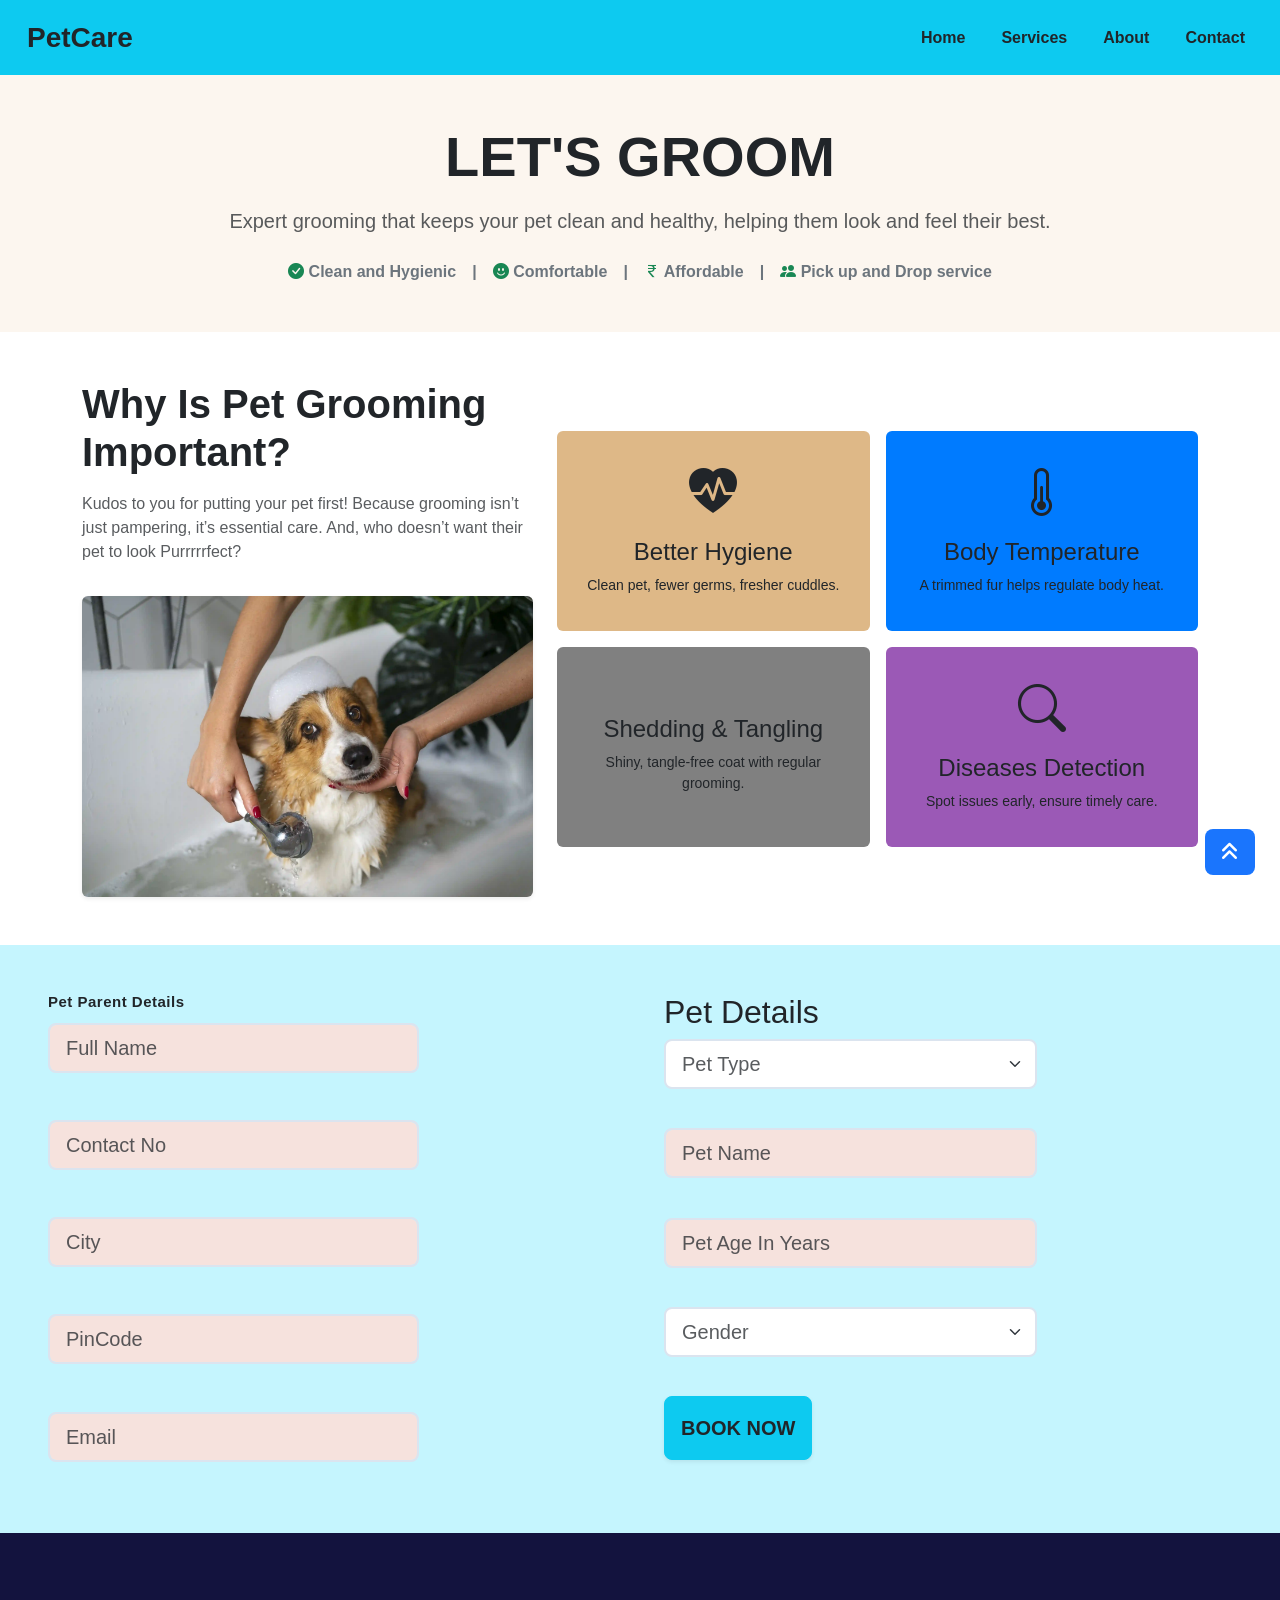
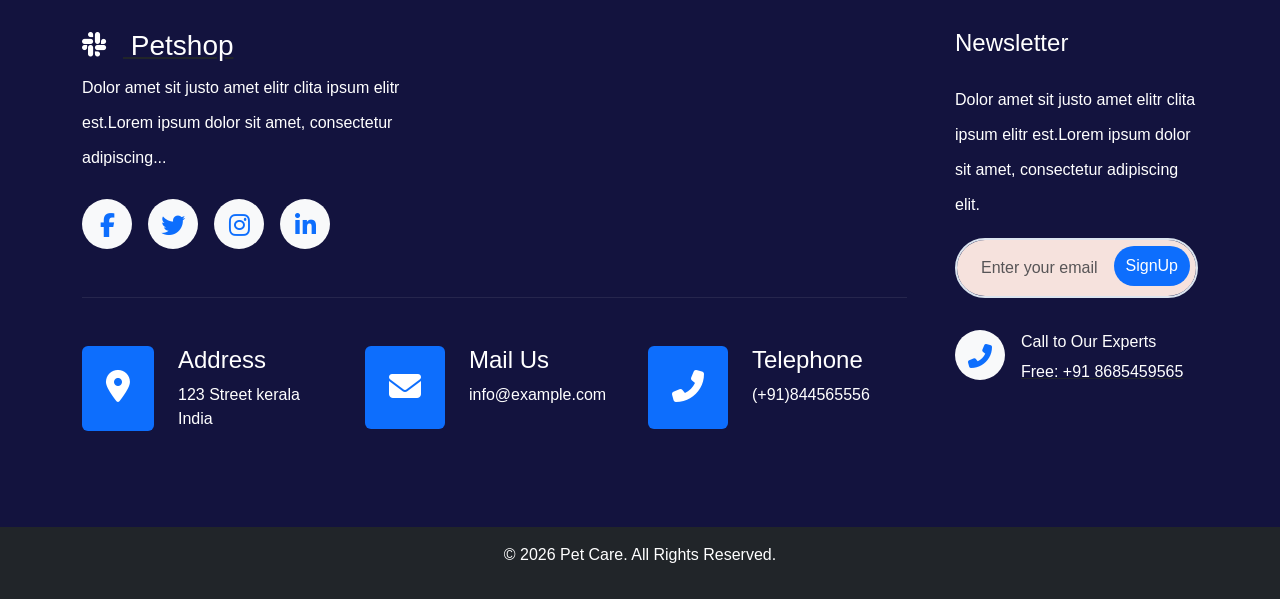
<file: groom.html>
<!DOCTYPE html>
<html lang="en">
<head>
    <meta charset="UTF-8">
    <meta name="viewport" content="width=device-width, initial-scale=1.0">
    <title>grooming</title>
    <!-- Bootstrap 5 CSS -->
    <link href="https://cdn.jsdelivr.net/npm/bootstrap@5.3.2/dist/css/bootstrap.min.css" rel="stylesheet">
    <!-- Bootstrap Icons -->
    <link href="https://cdn.jsdelivr.net/npm/bootstrap-icons@1.11.1/font/bootstrap-icons.css" rel="stylesheet">
    <link rel="stylesheet" href="https://cdnjs.cloudflare.com/ajax/libs/font-awesome/6.5.1/css/all.min.css">
    <link rel="stylesheet" href="style.css">
</head>
<body>

    
     <!-- Navbar-->
    <nav class="navbar navbar-expand-lg bg-info">
        <div class="container-fluid">
            <a class="navbar-brand  fw-bold fs-3 text-dark" href="#" >PetCare</a>
            <div class="collapse navbar-collapse" id="menu">
                <ul class="navbar-nav ms-auto">
                    <li class="nav-item"><a class="nav-link text-dark" href="index.html">Home</a></li>
                    <li class="nav-item"><a class="nav-link text-dark" href="services.html">Services</a></li>
                    <li class="nav-item"><a class="nav-link text-dark" href="about.html">About</a></li>
                    <li class="nav-item"><a class="nav-link text-dark" href="contact.html">Contact</a></li>
                </ul>
            </div>
        </div>

    </nav>

    <!-- GROOM CARD -->
    <div class="container-fluid" style="background-color: rgb(252, 246, 239);">
        <div class="container py-5 text-center">
            <h1 class="display-4 fw-bold text-dark mb-3">LET'S GROOM</h1>
            <p class="lead text-muted mb-4">Expert grooming that keeps your pet clean and healthy, helping them look and feel their best.</p>
             <div class="d-flex flex-wrap justify-content-center gap-3 fw-semibold text-secondary">
                <span><i class="bi bi-check-circle-fill text-success"></i> Clean and Hygienic</span>
                <span>|</span>
                <span><i class="bi bi-emoji-smile-fill text-success"></i> Comfortable</span>
                <span>|</span>
                <span><i class="bi bi-currency-rupee text-success"></i> Affordable</span>
                <span>|</span>
                <span><i class="bi bi-people-fill text-success"></i> Pick up and Drop service</span>
             </div>
        </div>
    </div>  

    <!-- <card2 -->
    <div class="py-5">
        <div class="container">
            <div class="row align-items-center g-4">
                <div class="col-lg-5">
                    <h1 class="fw-bold mb-3">Why Is Pet Grooming Important?</h1>
                    <p class="text-muted">Kudos to you for putting your pet first! Because grooming isn’t just pampering, it’s essential care. And, who doesn’t want their pet to look Purrrrrfect?</p>
                    <img src="images/Whypetgrooming-img.jpg" alt="Dog Bathing" class="img-fluid rounded shadow-sm mt-3">
                </div>
                <div class="col-lg-7">
                    <div class="row g-3">
                        <div class="col-md-6">
                            <div class="feature-card bg-custom-yellow p-4 rounded d-flex flex-column justify-content-center align-items-center text-center">
                                <i class="bi bi-heart-pulse-fill display-5 mb-3"></i>
                                <h4>Better Hygiene</h4>
                                <p class="small mb-0">Clean pet, fewer germs, fresher cuddles.</p>
                            </div>
                        </div>
                        <div class="col-md-6">
                            <div class="feature-card bg-custom-blue p-4 rounded d-flex flex-column justify-content-center align-items-center text-center">
                                <i class="bi bi-thermometer-half display-5 mb-3"></i>
                                <h4>Body Temperature</h4>
                                <p class="small mb-0">A trimmed fur helps regulate body heat.</p>
                            </div>
                        </div>
                        <div class="col-md-6">
                            <div class="feature-card bg-custom-pink p-4 rounded d-flex flex-column justify-content-center align-items-center text-center">
                                <i class="bi bi-sparkles display-5 mb-3"></i>
                                <h4>Shedding & Tangling</h4>
                                <p class="small mb-0">Shiny, tangle-free coat with regular grooming.</p>
                            </div>
                        </div>
                        <div class="col-md-6">
                            <div class="feature-card bg-custom-purple p-4 rounded d-flex flex-column justify-content-center align-items-center text-center">
                                <i class="bi bi-search display-5 mb-3"></i>
                                <h4>Diseases Detection</h4>
                                <p class="small mb-0">Spot issues early, ensure timely care.</p>
                            </div>
                        </div>
                    </div>
                </div>
            </div>
        </div>
    </div>

    
    <!--groom Form  -->
    <div class="container-fluid py-5 px-5 bg-custom-white">
        <form id="groomForm" novalidate>
            <div class="row g-5">
                
                <!--Pet Parent -->
                <div class="col-lg-6">
                    <h3 class="section-title">Pet Parent Details</h3>
                    <div class="row g-4">
                        <div class="col-md-8">
                            <input type="text" id="parentName" name="parentName" class="form-control form-control-lg" placeholder="Full Name">
                            <div class="form-error text-danger mt-1" id="parentNameError"></div>
                        </div>
                        <div class="col-md-8">
                            <input type="tel" id="contactNo" name="contactNo" class="form-control form-control-lg" placeholder="Contact No">
                            <div class="form-error text-danger mt-1" id="contactNoError"></div>
                        </div>
                        <div class="col-md-8">
                            <input type="text" id="city" name="city" class="form-control form-control-lg" placeholder="City">
                            <div class="form-error text-danger mt-1" id="cityError"></div>
                        </div>
                        <div class="col-md-8">
                            <input type="text" id="pinCode" name="pinCode" class="form-control form-control-lg" placeholder="PinCode">
                            <div class="form-error text-danger mt-1" id="pinCodeError"></div>
                        </div>
                        <div class="col-md-8">
                            <input type="email" id="email" name="email" class="form-control form-control-lg" placeholder="Email">
                            <div class="form-error text-danger mt-1" id="emailError"></div>
                        </div>
                    </div>
                </div>

                <!-- Pet detail form-->
                <div class="col-lg-6">
                    <h2>Pet Details</h2>
                    <div class="row g-3">
                        <div class="col-md-8">
                            <select id="petType" name="petType" class="form-select form-select-lg text-muted">
                                <option value="" selected>Pet Type</option>
                                <option value="dog">Dog</option>
                                <option value="cat">Cat</option>
                                <option value="small-pet">Small Pet</option>
                            </select>
                            <div class="form-error text-danger mt-1" id="petTypeError"></div>
                        </div>
                        <div class="col-md-8">
                            <input type="text" id="petName" name="petName" class="form-control form-control-lg" placeholder="Pet Name">
                            <div class="form-error text-danger mt-1" id="petNameError"></div>
                        </div>
                        <div class="col-md-8">
                            <input type="number" id="petAge" name="petAge" class="form-control form-control-lg" placeholder="Pet Age In Years" min="0" step="1">
                            <div class="form-error text-danger mt-1" id="petAgeError"></div>
                        </div>
                        <div class="col-8">
                            <select id="gender" name="gender" class="form-select form-select-lg text-muted">
                                <option value="" selected>Gender</option>
                                <option value="male">Male</option>
                                <option value="female">Female</option>
                            </select>
                            <div class="form-error text-danger mt-1" id="genderError"></div>
                        </div>
                    </div>
                    <div class="text-start py-3">
                        <button type="submit" class="btn btn-info btn-lg fw-bold py-3 text-uppercase shadow-sm text-dark">
                                Book Now
                        </button>
                    </div>
                </div>
            </div>
        </form>
    </div>


     <!-- to top -->
     <a href="#" class="btn btn-lg btn-primary back-to-top">
        <i class="fa fa-angle-double-up"></i>
    </a>

    
          <!-- Footer Start -->
        <div class="container-fluid footer py-5 wow fadeIn" data-wow-delay="0.2s">
            <div class="container py-5">
                <div class="row g-5">
                    <div class="col-xl-9">
                        <div class="mb-5">
                            <div class="row g-4">
                                <div class="col-md-6 col-lg-6 col-xl-5">
                                    <div class="footer-item">
                                        <a href="index.html" class="p-0">
                                            <h3 class="text-white"><i class="fab fa-slack me-3"></i> Petshop</h3>
                                            <!-- <img src="img/logo.png" alt="Logo"> -->
                                        </a>
                                        <p class="text-white mb-4">Dolor amet sit justo amet elitr clita ipsum elitr est.Lorem ipsum dolor sit amet, consectetur adipiscing...</p>
                                         <div class="footer-btn d-flex">
                                            <a class="btn btn-xl-square rounded-circle me-3" href="#"><i class="fab fa-facebook-f"></i></a>
                                            <a class="btn btn-md-square rounded-circle me-3" href="#"><i class="fab fa-twitter"></i></a>
                                            <a class="btn btn-md-square rounded-circle me-3" href="#"><i class="fab fa-instagram"></i></a>
                                            <a class="btn btn-md-square rounded-circle me-3" href="#"><i class="fab fa-linkedin-in"></i></a>
                                        </div>
    
                                    </div>
                                </div>
                            </div>
                        </div>
                        <div class="pt-5" style="border-top: 1px solid rgba(255, 255, 255, 0.08);">
                            <div class="row g-0">
                                <div class="col-12">
                                    <div class="row g-4">

                                        <div class="col-lg-6 col-xl-4">
                                            <div class="d-flex">
                                                <div class="btn-xl-square bg-primary text-white rounded p-4 me-4">
                                                    <i class="fas fa-map-marker-alt fa-2x"></i>
                                                </div>
                                                <div>
                                                    <h4 class="text-white">Address</h4>
                                                    <p class="mb-0 text-white">123 Street kerala<br>India</p>
                                                </div>
                                            </div>
                                        </div>
                                        <div class="col-lg-6 col-xl-4">
                                            <div class="d-flex">
                                                <div class="btn-xl-square bg-primary text-white rounded p-4 me-4">
                                                    <i class="fas fa-envelope fa-2x"></i>
                                                </div>
                                                <div>
                                                    <h4 class="text-white">Mail Us</h4>
                                                    <p class="mb-0 text-white">info@example.com</p>
                                                </div>
                                            </div>
                                        </div>
                                        <div class="col-lg-6 col-xl-4">
                                            <div class="d-flex">
                                                <div class="btn-xl-square bg-primary text-white rounded p-4 me-4">
                                                    <i class="fa fa-phone-alt fa-2x"></i>
                                                </div>
                                                <div>
                                                    <h4 class="text-white">Telephone</h4>
                                                    <p class="mb-0 text-white">(+91)844565556</p>
                                                </div>
                                            </div>
                                        </div>
                                    </div>
                                </div>
                            </div>
                        </div>
                    </div>
                    
                    <div class="col-xl-3">
                        <div class="footer-item">
                            <h4 class="text-white mb-4">Newsletter</h4>
                            <p class="text-white mb-3">Dolor amet sit justo amet elitr clita ipsum elitr est.Lorem ipsum dolor sit amet, consectetur adipiscing elit.</p>
                            <div class="position-relative rounded-pill mb-4">
                                <input id="newsletterEmail" class="form-control rounded-pill w-100 py-3 ps-4 pe-5" type="email" placeholder="Enter your email" required>
                                <button type="button" id="newsletterBtn" class="btn btn-primary rounded-pill position-absolute top-0 end-0 py-2 mt-2 me-2">SignUp</button>
                                <div id="newsletterError" class="mt-2 small text-white"></div>
                            </div>
                            <div class="d-flex flex-shrink-0">
                                <div class="footer-btn">
                                    <a href="#" class="btn btn-lg-square rounded-circle position-relative wow tada" data-wow-delay=".9s">
                                        <i class="fa fa-phone-alt fa-2x"></i>
                                
                                    </a>
                                </div>
                                <div class="d-flex flex-column ms-3 flex-shrink-0">
                                    <span class="text-white" >Call to Our Experts</span>
                                    <a href="tel:+ 0123 456 7890"><span class="text-white">Free: +91 8685459565</span></a>
                                </div>
                            </div>
                        </div>
                    </div>
                </div>
            </div>
        </div>
        <!-- Footer End -->



     <!-- Footer Start -->
    <footer class="bg-dark text-white text-center p-3">
        <p>© 2026 Pet Care. All Rights Reserved.</p>
    </footer>
    <!-- Footer End -->


    <!-- Bootstrap JS -->
    <script src="https://cdn.jsdelivr.net/npm/bootstrap@5.3.3/dist/js/bootstrap.bundle.min.js"></script>

    <!-- jQuery -->
    <script src="https://code.jquery.com/jquery-3.6.0.min.js"></script>
    <script src="animations.js"></script>
    <script>
        $(document).ready(function() {
            const namePattern = /^[A-Za-z\s.'-]{2,}$/;
            const phonePattern = /^[6-9]\d{9}$/;
            const pinCodePattern = /^\d{6}$/;
            const emailPattern = /^[^\s@]+@[^\s@]+\.[^\s@]+$/;

            function clearGroomErrors() {
                $('#groomForm .form-error').text('');
                $('#groomForm .form-control, #groomForm .form-select').removeClass('is-invalid');
            }

            function showGroomError(selector, message) {
                $(selector).addClass('is-invalid');
                $(selector + 'Error').text(message);
            }

            function focusFirstGroomError() {
                const $firstError = $('#groomForm .is-invalid').first();

                if ($firstError.length) {
                    $('html, body').animate({
                        scrollTop: $firstError.offset().top - 100
                    }, 300);
                    $firstError.focus();
                }
            }

            $('#groomForm').on('submit', function(e) {
                e.preventDefault();

                clearGroomErrors();

                let isValid = true;
                const parentName = $('#parentName').val().trim();
                const contactNo = $('#contactNo').val().trim();
                const city = $('#city').val().trim();
                const pinCode = $('#pinCode').val().trim();
                const email = $('#email').val().trim();
                const petType = $('#petType').val();
                const petName = $('#petName').val().trim();
                const petAge = $('#petAge').val().trim();
                const gender = $('#gender').val();

                if (!namePattern.test(parentName)) {
                    showGroomError('#parentName', 'Please enter a valid full name.');
                    isValid = false;
                }

                if (!phonePattern.test(contactNo)) {
                    showGroomError('#contactNo', 'Please enter a valid 10-digit mobile number.');
                    isValid = false;
                }

                if (city.length < 2 || !/^[A-Za-z\s.'-]+$/.test(city)) {
                    showGroomError('#city', 'Please enter a valid city name.');
                    isValid = false;
                }

                if (!pinCodePattern.test(pinCode)) {
                    showGroomError('#pinCode', 'Please enter a valid 6-digit pincode.');
                    isValid = false;
                }

                if (!emailPattern.test(email)) {
                    showGroomError('#email', 'Please enter a valid email address.');
                    isValid = false;
                }

                if (!petType) {
                    showGroomError('#petType', 'Please select a pet type.');
                    isValid = false;
                }

                if (!namePattern.test(petName)) {
                    showGroomError('#petName', 'Please enter a valid pet name.');
                    isValid = false;
                }

                if (petAge === '' || Number(petAge) < 0 || Number(petAge) > 30 || !Number.isInteger(Number(petAge))) {
                    showGroomError('#petAge', 'Please enter a valid pet age between 0 and 30 years.');
                    isValid = false;
                }

                if (!gender) {
                    showGroomError('#gender', 'Please select your pet gender.');
                    isValid = false;
                }

                if (!isValid) {
                    focusFirstGroomError();
                    return;
                }

                alert('Grooming appointment booked successfully!');
                this.reset();
            });

            $('#groomForm input, #groomForm select').on('input change', function() {
                const fieldId = $(this).attr('id');

                $(this).removeClass('is-invalid');
                $('#' + fieldId + 'Error').text('');
            });
           
            function isInViewport(el) {
                var elementTop = $(el).offset().top;
                var elementBottom = elementTop + $(el).outerHeight();
                var viewportTop = $(window).scrollTop();
                var viewportBottom = viewportTop + $(window).height();
                return elementBottom > viewportTop && elementTop < viewportBottom;
            }

           
            function triggerAnimations() {
                $('.wow').each(function() {
                    if (isInViewport(this) && !$(this).hasClass('animate__animated')) {
                        var animationClass = $(this).attr('class').split(' ').filter(function(cls) {
                            return cls.startsWith('fadeIn') || cls.startsWith('slideIn') || cls.startsWith('zoomIn');
                        })[0];
                        $(this).addClass('animate__animated animate__' + animationClass);
                    }
                });
            }

            // Trigger on scroll
            $(window).on('scroll', function() {
                triggerAnimations();
            });

            $('#newsletterBtn').on('click', function () {
                const email = $('#newsletterEmail').val().trim();
                const emailPattern = /^[^\s@]+@[^\s@]+\.[^\s@]+$/;

                $('#newsletterError').text('').removeClass('text-danger text-success').addClass('text-white');
                $('#newsletterEmail').removeClass('is-invalid');

                if (!emailPattern.test(email)) {
                    $('#newsletterEmail').addClass('is-invalid');
                    $('#newsletterError').text('Please enter a valid email address.').removeClass('text-white').addClass('text-danger');
                } else {
                    $('#newsletterError').text('Thank you for subscribing!').removeClass('text-white').addClass('text-success');
                    $('#newsletterEmail').val('');
                }
            });

            $('#newsletterEmail').on('keydown', function (e) {
                if (e.key === 'Enter') {
                    e.preventDefault();
                    $('#newsletterBtn').trigger('click');
                }
            });

            // Trigger on page load
            triggerAnimations();
        });

            <!-- scroll to top -->

    $(window).scroll(function () {
        if ($(this).scrollTop() > 200) {
            $('.back-to-top').fadeIn();
        } else {
            $('.back-to-top').fadeOut();
        }
    });
    $('.back-to-top').click(function (e) {
        e.preventDefault();
        $('html, body').animate({ scrollTop: 0 }, 600);
    });

    </script>
</body>
</html>
</file>
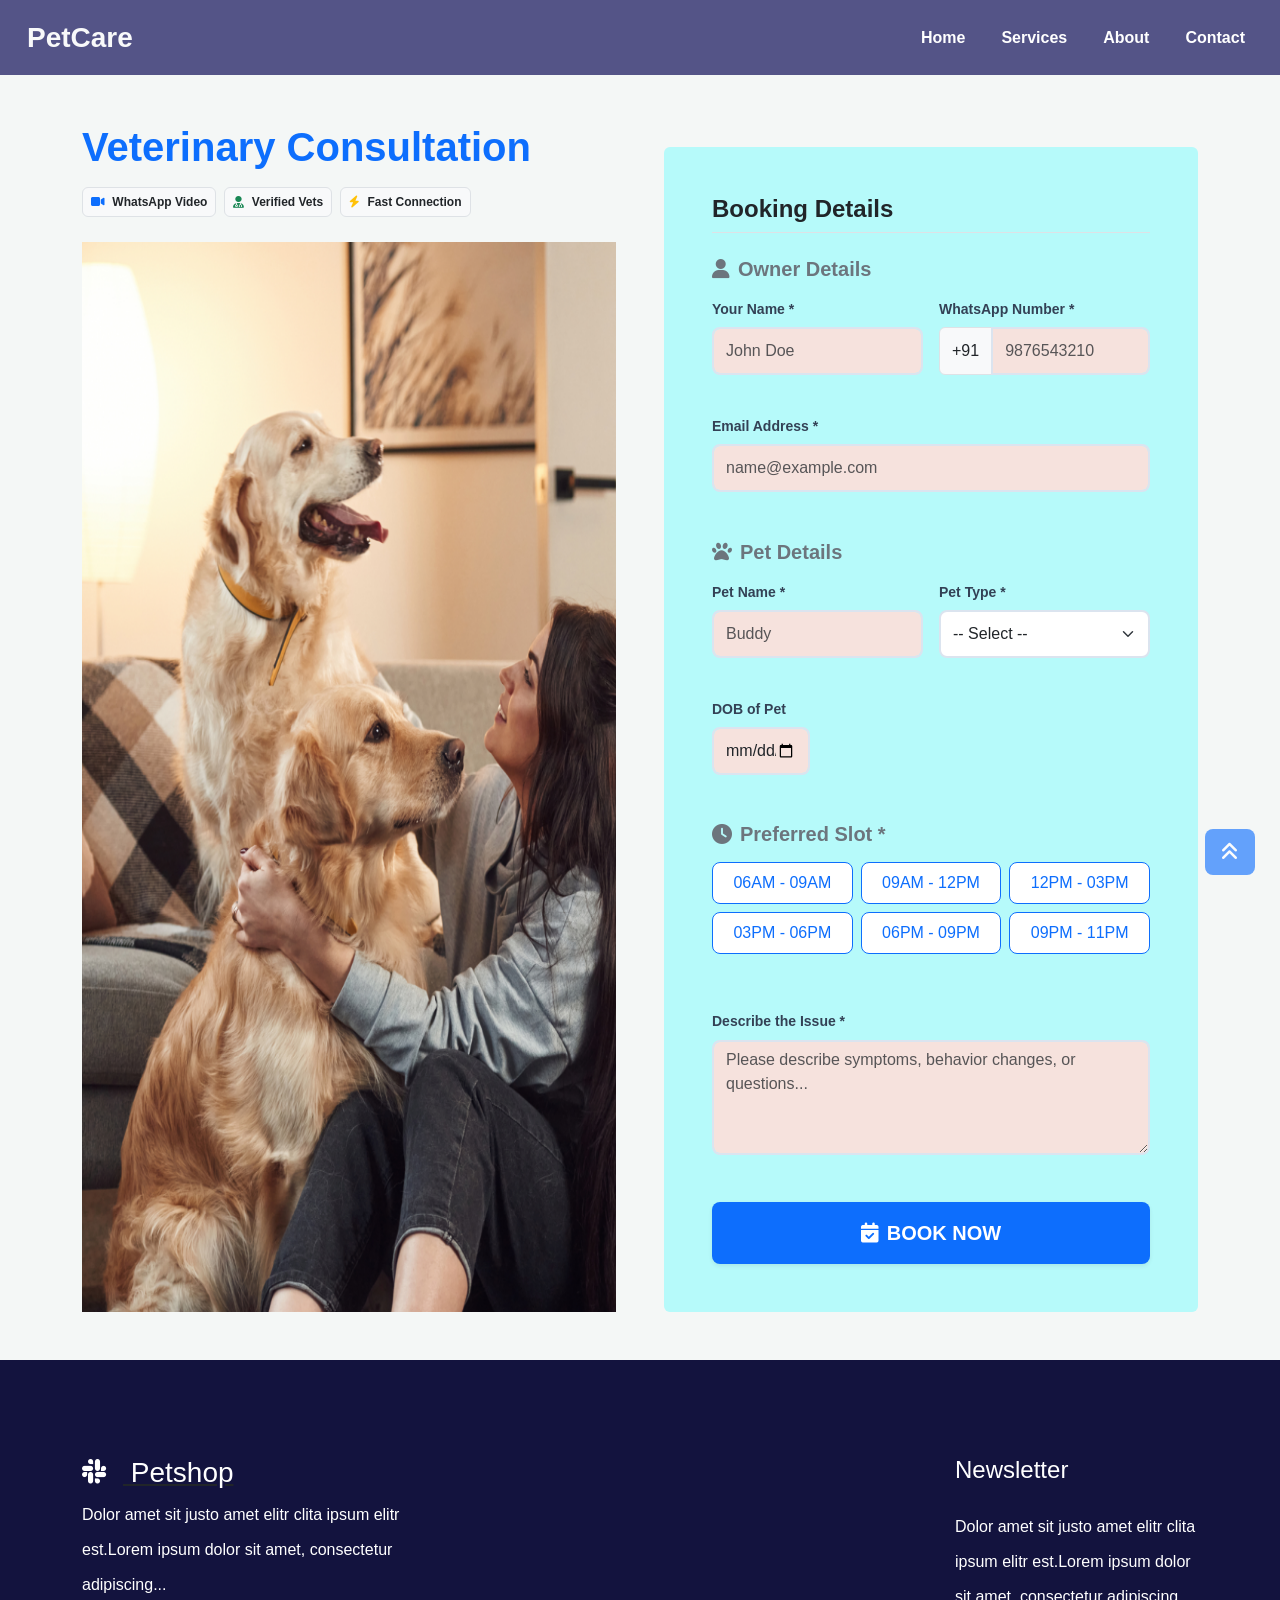
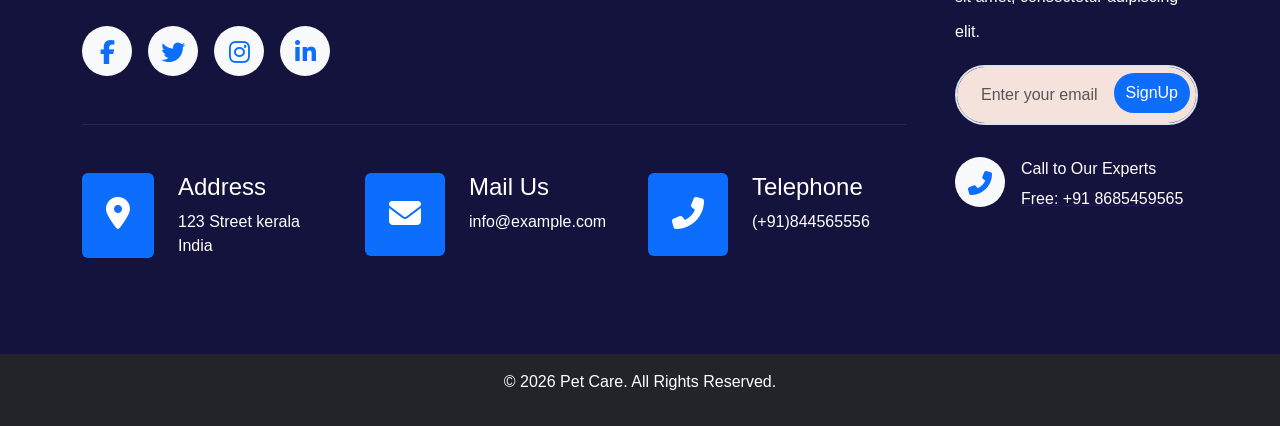
<file: vet.html>
<!DOCTYPE html>
<html lang="en">
<head>
    <meta charset="UTF-8">
    <meta name="viewport" content="width=device-width, initial-scale=1.0">
    <title>vetinary</title>
    <link href="https://cdn.jsdelivr.net/npm/bootstrap@5.3.3/dist/css/bootstrap.min.css" rel="stylesheet">
    <link rel="stylesheet" href="https://cdnjs.cloudflare.com/ajax/libs/font-awesome/6.5.1/css/all.min.css">
    <link rel="stylesheet" href="style.css">
</head>
<body style="background-color: #f4f7f6; font-family: 'Segoe UI', Tahoma, Geneva, Verdana, sans-serif;">

    
    <!-- Navbar-->
    <nav class="navbar navbar-expand-lg">
        <div class="container-fluid">
            <a class="navbar-brand  fw-bold fs-3 text-light" href="#" >PetCare</a>
            <div class="collapse navbar-collapse" id="menu">
                <ul class="navbar-nav ms-auto">
                    <li class="nav-item"><a class="nav-link text-white" href="index.html">Home</a></li>
                    <li class="nav-item"><a class="nav-link text-white" href="services.html">Services</a></li>
                    <li class="nav-item"><a class="nav-link text-white" href="about.html">About</a></li>
                    <li class="nav-item"><a class="nav-link text-white" href="contact.html">Contact</a></li>     
                </ul>
            </div>
        </div>
    </nav>


    
<div class="container my-5">
    <div class="row g-5">
        
        <div class="col-lg-6 d-flex flex-column justify-content-between">
            <div>
                <h1 class="fw-bold text-primary display-6 mb-3">Veterinary Consultation</h1>

                <div class="d-flex flex-wrap gap-2 mb-4">
                    <span class="badge bg-light text-dark border p-2"><i class="fa-solid fa-video text-primary me-1"></i> WhatsApp Video</span>
                    <span class="badge bg-light text-dark border p-2"><i class="fa-solid fa-user-doctor text-success me-1"></i> Verified Vets</span>
                    <span class="badge bg-light text-dark border p-2"><i class="fa-solid fa-bolt text-warning me-1"></i> Fast Connection</span>
                </div>
            </div>
            <img src="images/onVet1-CWjV85Fp.png" height="90%">
        </div>

        <div class="col-lg-6 mt-5 pt-4">
            <div class="card consultation-card p-4 p-md-5 bg-custom-green">
                <div class="d-flex justify-content-between align-items-center mb-4 pb-2 border-bottom">
                    <h4 class="fw-bold mb-0">Booking Details</h4>
                </div>
                <form id="consultationForm" novalidate>
                    <h5 class="text-secondary fw-semibold mb-3"><i class="fa-solid fa-user me-2"></i>Owner Details</h5>
                    <div class="row g-3 mb-4">
                        <div class="col-md-6">
                            <label class="form-label small fw-bold">Your Name *</label>
                            <input type="text" id="ownerName" class="form-control" placeholder="John Doe">
                            <div class="form-error text-danger mt-1" id="ownerNameError"></div>
                        </div>
                        <div class="col-md-6">
                            <label class="form-label small fw-bold">WhatsApp Number *</label>
                            <div class="input-group">
                                <span class="input-group-text bg-light">+91</span>
                                <input type="tel" id="whatsappNumber" class="form-control" placeholder="9876543210">
                            </div>
                            <div class="form-error text-danger mt-1" id="whatsappNumberError"></div>
                        </div>
                        <div class="col-md-12">
                            <label class="form-label small fw-bold">Email Address *</label>
                            <input type="email" id="email" class="form-control" placeholder="name@example.com">
                            <div class="form-error text-danger mt-1" id="emailError"></div>
                        </div>
                    </div>

                    <h5 class="text-secondary fw-semibold mb-3"><i class="fa-solid fa-paw me-2"></i>Pet Details</h5>
                    <div class="row g-3 mb-4">
                        <div class="col-md-6">
                            <label class="form-label small fw-bold">Pet Name *</label>
                            <input type="text" id="petName" class="form-control" placeholder="Buddy">
                            <div class="form-error text-danger mt-1" id="petNameError"></div>
                        </div>
                        <div class="col-md-6">
                            <label class="form-label small fw-bold">Pet Type *</label>
                            <select class="form-select" id="petTypeSelect">
                                <option value="" selected>-- Select --</option>
                                <option value="Dog">Dog</option>
                                <option value="Cat">Cat</option>
                                <option value="Bird">Bird</option>
                                <option value="Rabbit">Rabbit</option>
                                <option value="Horse">Horse</option>
                                <option value="Cow">Cow</option>
                                <option value="Other">Other</option>
                            </select>
                            <div class="form-error text-danger mt-1" id="petTypeError"></div>
                        </div>
                        <div class="col-md-3 col-6">
                            <label class="form-label small fw-bold">DOB of Pet</label>
                            <input type="date" id="petDob" class="form-control">
                            <div class="form-error text-danger mt-1" id="petDobError"></div>
                        </div>
                    </div>

                    <h5 class="text-secondary fw-semibold mb-3"><i class="fa-solid fa-clock me-2"></i>Preferred Slot *</h5>
                    <div class="row g-2 mb-4">
                        <div class="col-6 col-sm-4">
                            <input type="radio" class="btn-check" name="timeSlot" id="slot1">
                            <label class="btn w-100 slot-btn rounded-3 py-2 small fw-medium" for="slot1">06AM - 09AM</label>
                        </div>
                        <div class="col-6 col-sm-4">
                            <input type="radio" class="btn-check" name="timeSlot" id="slot2">
                            <label class="btn w-100 slot-btn rounded-3 py-2 small fw-medium" for="slot2">09AM - 12PM</label>
                        </div>
                        <div class="col-6 col-sm-4">
                            <input type="radio" class="btn-check" name="timeSlot" id="slot3">
                            <label class="btn w-100 slot-btn rounded-3 py-2 small fw-medium" for="slot3">12PM - 03PM</label>
                        </div>
                        <div class="col-6 col-sm-4">
                            <input type="radio" class="btn-check" name="timeSlot" id="slot4">
                            <label class="btn w-100 slot-btn rounded-3 py-2 small fw-medium" for="slot4">03PM - 06PM</label>
                        </div>
                        <div class="col-6 col-sm-4">
                            <input type="radio" class="btn-check" name="timeSlot" id="slot5">
                            <label class="btn w-100 slot-btn rounded-3 py-2 small fw-medium" for="slot5">06PM - 09PM</label>
                        </div>
                        <div class="col-6 col-sm-4">
                            <input type="radio" class="btn-check" name="timeSlot" id="slot6">
                            <label class="btn w-100 slot-btn rounded-3 py-2 small fw-medium" for="slot6">09PM - 11PM</label>
                        </div>
                        <div class="col-12">
                            <div class="form-error text-danger mt-1" id="timeSlotError"></div>
                        </div>
                    </div>

                    <div class="mb-4">
                        <label class="form-label small fw-bold">Describe the Issue *</label>
                        <textarea id="issueDescription" class="form-control" rows="3" placeholder="Please describe symptoms, behavior changes, or questions..."></textarea>
                        <div class="form-error text-danger mt-1" id="issueDescriptionError"></div>
                    </div>

                    <button type="submit" class="btn btn-primary btn-lg w-100 rounded-3 fw-bold py-3 shadow-sm transition-base">
                        <i class="fa-solid fa-calendar-check me-2"></i>BOOK NOW
                    </button>
                </form>
            </div>
        </div>
    </div>
</div>

 <!-- to top -->
     <a href="#" class="btn btn-lg btn-primary back-to-top">
        <i class="fa fa-angle-double-up"></i>
    </a>


       <!-- Footer Start -->
        <div class="container-fluid footer py-5 wow fadeIn" data-wow-delay="0.2s">
            <div class="container py-5">
                <div class="row g-5">
                    <div class="col-xl-9">
                        <div class="mb-5">
                            <div class="row g-4">
                                <div class="col-md-6 col-lg-6 col-xl-5">
                                    <div class="footer-item">
                                        <a href="index.html" class="p-0">
                                            <h3 class="text-white"><i class="fab fa-slack me-3"></i> Petshop</h3>
                                            <!-- <img src="img/logo.png" alt="Logo"> -->
                                        </a>
                                        <p class="text-white mb-4">Dolor amet sit justo amet elitr clita ipsum elitr est.Lorem ipsum dolor sit amet, consectetur adipiscing...</p>
                                         <div class="footer-btn d-flex">
                                            <a class="btn btn-xl-square rounded-circle me-3" href="#"><i class="fab fa-facebook-f"></i></a>
                                            <a class="btn btn-md-square rounded-circle me-3" href="#"><i class="fab fa-twitter"></i></a>
                                            <a class="btn btn-md-square rounded-circle me-3" href="#"><i class="fab fa-instagram"></i></a>
                                            <a class="btn btn-md-square rounded-circle me-3" href="#"><i class="fab fa-linkedin-in"></i></a>
                                        </div>
    
                                    </div>
                                </div>
                            </div>
                        </div>
                        <div class="pt-5" style="border-top: 1px solid rgba(255, 255, 255, 0.08);">
                            <div class="row g-0">
                                <div class="col-12">
                                    <div class="row g-4">

                                        <div class="col-lg-6 col-xl-4">
                                            <div class="d-flex">
                                                <div class="btn-xl-square bg-primary text-white rounded p-4 me-4">
                                                    <i class="fas fa-map-marker-alt fa-2x"></i>
                                                </div>
                                                <div>
                                                    <h4 class="text-white">Address</h4>
                                                    <p class="mb-0 text-white">123 Street kerala<br>India</p>
                                                </div>
                                            </div>
                                        </div>
                                        <div class="col-lg-6 col-xl-4">
                                            <div class="d-flex">
                                                <div class="btn-xl-square bg-primary text-white rounded p-4 me-4">
                                                    <i class="fas fa-envelope fa-2x"></i>
                                                </div>
                                                <div>
                                                    <h4 class="text-white">Mail Us</h4>
                                                    <p class="mb-0 text-white">info@example.com</p>
                                                </div>
                                            </div>
                                        </div>
                                        <div class="col-lg-6 col-xl-4">
                                            <div class="d-flex">
                                                <div class="btn-xl-square bg-primary text-white rounded p-4 me-4">
                                                    <i class="fa fa-phone-alt fa-2x"></i>
                                                </div>
                                                <div>
                                                    <h4 class="text-white">Telephone</h4>
                                                    <p class="mb-0 text-white">(+91)844565556</p>
                                                </div>
                                            </div>
                                        </div>
                                    </div>
                                </div>
                            </div>
                        </div>
                    </div>
                    
                    <div class="col-xl-3">
                        <div class="footer-item">
                            <h4 class="text-white mb-4">Newsletter</h4>
                            <p class="text-white mb-3">Dolor amet sit justo amet elitr clita ipsum elitr est.Lorem ipsum dolor sit amet, consectetur adipiscing elit.</p>
                            <div class="position-relative rounded-pill mb-4">
                                <input id="newsletterEmail" class="form-control rounded-pill w-100 py-3 ps-4 pe-5" type="email" placeholder="Enter your email" required>
                                <button type="button" id="newsletterBtn" class="btn btn-primary rounded-pill position-absolute top-0 end-0 py-2 mt-2 me-2">SignUp</button>
                                <div id="newsletterError" class="mt-2 small text-white"></div>
                            </div>
                            <div class="d-flex flex-shrink-0">
                                <div class="footer-btn">
                                    <a href="#" class="btn btn-lg-square rounded-circle position-relative wow tada" data-wow-delay=".9s">
                                        <i class="fa fa-phone-alt fa-2x"></i>
                                
                                    </a>
                                </div>
                                <div class="d-flex flex-column ms-3 flex-shrink-0">
                                    <span class="text-white" >Call to Our Experts</span>
                                    <a href="tel:+ 0123 456 7890"><span class="text-white">Free: +91 8685459565</span></a>
                                </div>
                            </div>
                        </div>
                    </div>
                </div>
            </div>
        </div>
        <!-- Footer End -->



     <!-- Footer Start -->
    <footer class="bg-dark text-white text-center p-3">
        <p>© 2026 Pet Care. All Rights Reserved.</p>
    </footer>
    <!-- Footer End -->


    <!-- Bootstrap JS -->
    <script src="https://cdn.jsdelivr.net/npm/bootstrap@5.3.3/dist/js/bootstrap.bundle.min.js"></script>

    <!-- jQuery -->
    <script src="https://code.jquery.com/jquery-3.6.0.min.js"></script>
    <script src="animations.js"></script>
    <script>
        $(document).ready(function() {
            $('#consultationForm').on('submit', function(e) {
                e.preventDefault();

                $('.form-error').text('');
                $('.form-control, .form-select').removeClass('is-invalid');

                let isValid = true;

                const ownerName = $('#ownerName').val().trim();
                const whatsappNumber = $('#whatsappNumber').val().trim();
                const email = $('#email').val().trim();
                const petName = $('#petName').val().trim();
                const petType = $('#petTypeSelect').val();
                const petDob = $('#petDob').val();
                const issueDescription = $('#issueDescription').val().trim();
                const selectedSlot = $('input[name="timeSlot"]:checked').val();

                if (ownerName.length < 3 || !/^[A-Za-z\s]+$/.test(ownerName)) {
                    $('#ownerName').addClass('is-invalid');
                    $('#ownerNameError').text('Please enter a valid name with letters only.');
                    isValid = false;
                }

                if (!/^\d{10}$/.test(whatsappNumber)) {
                    $('#whatsappNumber').addClass('is-invalid');
                    $('#whatsappNumberError').text('Please enter a valid 10-digit number.');
                    isValid = false;
                }

                const emailPattern = /^[^\s@]+@[^\s@]+\.[^\s@]+$/;
                if (!emailPattern.test(email)) {
                    $('#email').addClass('is-invalid');
                    $('#emailError').text('Please enter a valid email address.');
                    isValid = false;
                }

                if (petName.length < 2 || !/^[A-Za-z\s]+$/.test(petName)) {
                    $('#petName').addClass('is-invalid');
                    $('#petNameError').text('Please enter a valid pet name.');
                    isValid = false;
                }

                if (!petType) {
                    $('#petTypeSelect').addClass('is-invalid');
                    $('#petTypeError').text('Please select a pet type.');
                    isValid = false;
                }

                if (petDob && new Date(petDob) > new Date()) {
                    $('#petDob').addClass('is-invalid');
                    $('#petDobError').text('Date of birth cannot be in the future.');
                    isValid = false;
                }

                if (!selectedSlot) {
                    $('#timeSlotError').text('Please select a preferred time slot.');
                    isValid = false;
                }

                if (issueDescription.length < 10) {
                    $('#issueDescription').addClass('is-invalid');
                    $('#issueDescriptionError').text('Please describe the issue in at least 10 characters.');
                    isValid = false;
                }

                if (isValid) {
                    alert('Consultation booked successfully!');
                    this.reset();
                }
            });

            function isInViewport(el) {
                var elementTop = $(el).offset().top;
                var elementBottom = elementTop + $(el).outerHeight();
                var viewportTop = $(window).scrollTop();
                var viewportBottom = viewportTop + $(window).height();
                return elementBottom > viewportTop && elementTop < viewportBottom;
            }

            function triggerAnimations() {
                $('.wow').each(function() {
                    if (isInViewport(this) && !$(this).hasClass('animate__animated')) {
                        var animationClass = $(this).attr('class').split(' ').filter(function(cls) {
                            return cls.startsWith('fadeIn') || cls.startsWith('slideIn') || cls.startsWith('zoomIn');
                        })[0];
                        $(this).addClass('animate__animated animate__' + animationClass);
                    }
                });
            }

            $(window).on('scroll', function() {
                triggerAnimations();
            });

            $('#newsletterBtn').on('click', function () {
                const email = $('#newsletterEmail').val().trim();
                const emailPattern = /^[^\s@]+@[^\s@]+\.[^\s@]+$/;

                $('#newsletterError').text('').removeClass('text-danger text-success').addClass('text-white');
                $('#newsletterEmail').removeClass('is-invalid');

                if (!emailPattern.test(email)) {
                    $('#newsletterEmail').addClass('is-invalid');
                    $('#newsletterError').text('Please enter a valid email address.').removeClass('text-white').addClass('text-danger');
                } else {
                    $('#newsletterError').text('Thank you for subscribing!').removeClass('text-white').addClass('text-success');
                    $('#newsletterEmail').val('');
                }
            });

            $('#newsletterEmail').on('keydown', function (e) {
                if (e.key === 'Enter') {
                    e.preventDefault();
                    $('#newsletterBtn').trigger('click');
                }
            });

            triggerAnimations();
        });

            <!-- scroll to top -->

    $(window).scroll(function () {
        if ($(this).scrollTop() > 200) {
            $('.back-to-top').fadeIn();
        } else {
            $('.back-to-top').fadeOut();
        }
    });
    $('.back-to-top').click(function (e) {
        e.preventDefault();
        $('html, body').animate({ scrollTop: 0 }, 600);
    });
           
    </script>
</body>
</html>
</file>
<file: style.css>
*{
    margin:0;
    padding:0;
    box-sizing:border-box;
}

body{
    font-family:Arial, Helvetica, sans-serif;
}
.navbar{
    background:rgb(84, 84, 135);
    padding:15px;
    height: 75px;
}

.nav-link{
    margin-left:20px;
    font-weight:bold;
}

.nav-link:hover{
    color:orange !important;
}
.new{
    width:100%;
    height:100vh;
    background:url('images/ai-generated-golden-retriever-and-girl-embrace-in-sunlit-meadow-radiating-pure-love-and-harmonious-companionship-free-photo.jpg') no-repeat center center/cover;
    display:flex;
    justify-content:center;
    align-items:center;
}

.new-text h1{
    font-size:65px;
    font-weight:bold;
}

.new-text p{
    font-size:20px;
    margin:20px 0;
}


.btn.btn-primary {
    color: var(--bs-white);
    border: none;
}

.btn.btn-primary:hover {
    background: var(--bs-dark);
    color: var(--bs-white);
}

.btn.btn-light {
    color: var(--bs-primary);
    border: none;
}

.btn.btn-light:hover {
    color: var(--bs-white);
    background: var(--bs-dark);
}

.btn.btn-dark {
    color: var(--bs-white);
    border: none;
}

.btn.btn-dark:hover {
    color: var(--bs-primary);
    background: var(--bs-light);
}

/*** Single Page Hero Header Start ***/
.bg-breadcrumb {
    position: relative;
    overflow: hidden;
    background: linear-gradient(rgba(1, 95, 201, 0.9), rgba(0, 0, 0, 0.2)), url('images/ai-generated-golden-retriever-and-girl-embrace-in-sunlit-meadow-radiating-pure-love-and-harmonious-companionship-free-photo.jpg');
    background-position: center center;
    background-repeat: no-repeat;
    background-size: cover;
    padding: 60px 0 60px 0;
    transition: 0.5s;
}

.bg-breadcrumb .breadcrumb {
    position: relative;
}

.bg-breadcrumb .breadcrumb .breadcrumb-item a {
    color: var(--bs-white);
}


.card img{
    height:250px;
    object-fit:cover;
}

.card{
    transition:0.5s;
    border:none;
}

.card:hover{
    transform:translateY(-10px);
}

/*** Feature Start ***/
.feature .feature-item {
    border-radius: 10px;
    background:rgb(96, 243, 213);
    transition: 0.5s;
}

.feature .feature-item:hover {
    background:rgb(244, 236, 221);
}

.feature .feature-item:hover h4,
.feature .feature-item:hover p {
    color: var(--bs-dark);
}

.feature .feature-item:hover a.btn {
    background: var(--bs-dark);
    color: var(--bs-light);
}

.feature .feature-item:hover a.btn:hover {
    background: var(--bs-dark);
    color: var(--bs-white);
}
/*** Feature End ***/

.bt1.btn-primary {
  color: #fff;
  background-color: #ED6436;
  border-color: #ED6436;
}

.bt1.btn-primary:hover {
  color: #13673d;
  background-color: #e84a15;
  border-color: #dc4614;
}


/*** Team Start ***/
.team .team-item .team-img {
    position: relative;
    overflow: hidden;
    border-top-left-radius: 10px;
    border-top-right-radius: 10px;
} 

.team .team-item .team-img img {
    transition: 0.5s;
}

.team .team-item:hover .team-img img {
    transform: scale(1.1);
}

.team .team-item .team-img::after {
    content: "";
    position: absolute;
    width: 100%;
    height: 0;
    top: 0;
    left: 0;
    border-top-left-radius: 10px;
    border-top-right-radius: 10px;
    transition: 0.5s;
}

.team .team-item:hover .team-img::after {
    height: 100%;
    background: rgba(255, 255, 255, 0.3);
}

.team .team-item .team-title {
    color: var(--bs-white);
    background: var(--bs-primary);
    border-bottom-left-radius: 10px;
    border-bottom-right-radius: 10px;
    transition: 0.5s;
}

.team .team-item .team-title h4 {
    color: var(--bs-white);
}

.team .team-item:hover .team-title {
    background: var(--bs-dark);
}
/*** Team End ***/



/*** FAQs Start ***/
.faq-section .accordion .accordion-item .accordion-header .accordion-button {
    color: var(--bs-white);
    background: rgba(1, 95, 201, .8);
    font-size: 18px;
}

.faq-section .accordion .accordion-item .accordion-header .accordion-button.collapsed {
    color: var(--bs-primary);
    background: var(--bs-light);
}
/*** FAQs End ***/

/* form */
.form-control{
    background-color:rgba(248, 248, 248, 0.99)
}
.form-control:hover{
    background-color: rgb(248, 233, 233);
}

.form-error {
    font-size: 0.9rem;
    min-height: 1.2rem;
    color: #fff;
}

.form-error.text-danger {
    color: #dc3545 !important;
}

.form-control.is-invalid,
.form-select.is-invalid {
    border: 1px solid #dc3545 !important;
}

.form-control.is-invalid:focus,
.form-select.is-invalid:focus {
    box-shadow: 0 0 0 0.2rem rgba(220, 53, 69, 0.25);
}

/* Contact animation */
.contact {
    opacity: 0;
}

/* vet booking */
.bg-custom-green{
    background-color: rgb(182, 250, 250);

}

.slot-btn {
    background-color: #ffffff;
    color: #0d6efd;
    border: 1px solid #0d6efd;
    transition: 0.3s ease;
}

.slot-btn:hover {
    background-color: #e7f1ff;
    color: #0a58ca;
}

.btn-check:checked + .slot-btn {
    background-color: #0d6efd;
    color: #ffffff;
    border-color: #0d6efd;
    box-shadow: 0 0 0 0.2rem rgba(13, 110, 253, 0.25);
}

.footer {
    background:rgb(19, 19, 62);
}

.footer .footer-item {
    display: flex;
    flex-direction: column;
}

.footer .footer-item a {
    line-height: 35px;
    color: var(--bs-body);
    transition: 0.5s;
}

.footer .footer-item p {
    line-height: 35px;
}

.footer .footer-item a:hover {
    color: var(--bs-primary);
}

.footer .footer-item .footer-btn a,
.footer .footer-item .footer-btn a i {
    transition: 0.5s;
    font-size: 1.5rem;

}

.footer .footer-item .footer-btn a:hover {
    background: var(--bs-white);
}

.footer .footer-item .footer-btn a:hover i {
    color: var(--bs-primary);
}


.footer .footer-item .footer-btn a {
    background: var(--bs-light);
    color: var(--bs-primary);
    padding-top: 8px;
    width: 50px;
    height: 50px;
}

.footer .footer-item .footer-btn a:hover {
    background: var(--bs-primary);
}

.footer .footer-item .footer-btn a:hover i {
    color: var(--bs-white);
}

/* grooming Cards */
.feature-card {
    min-height: 200px;
}

/* Custom Background Colors */
.bg-custom-blue {
    background-color: #007bff;
}

.bg-custom-purple {
    background-color: #9b59b6;
}
.bg-custom-yellow{
    background-color: burlywood;
}
.bg-custom-pink{
    background-color: grey;

}
.bg-custom-white{
    background-color: rgba(184, 243, 254, 0.816);
}
/* boarding */
.search-card {
            background: #f9f3f3;
            border-radius: 20px;
            box-shadow: 0 10px 30px rgba(7, 6, 6, 0.08);
            padding: 30px;
        }
.btn-orange {
            background-color:rgb(248, 178, 56)
            
        }
.btn-orange:hover {
            background-color: #e06b00;
            color: rgb(249, 247, 247);
}

.form-control{
    background-color:rgb(246, 226, 221);
}

.form-control:hover{
    background-color:rgb(210, 207, 207);
}
.care-card {
            border: none;
            border-radius: 16px;
            box-shadow: 0 4px 20px rgba(0,0,0,0.05);
            transition: transform 0.3s;
            background-color: rgb(199, 248, 248);
        }
.care-card:hover {
            transform: translateY(-5px);
            background-color: rgb(204, 232, 232);
        }

/* adopt */
 /* Announcement Bar */
        .announcement-bar {
            background:#bfb7b7;
            font-size: 15px;
            padding: 8px 0;
            text-align: center;
            font-weight: 600;
            letter-spacing: 0.5px;
        }

/* Colorful Filter Sidebar Layout */
        .filter-card {
            border: none;
            border-radius: 20px;
            background: #ffffff;
            box-shadow: 0 8px 24px rgba(0,0,0,0.04);
            overflow: hidden;
        }
        .filter-header {
            background-color: #1a4ba0;
            color: white;
            padding: 20px;
        }
        .filter-body {
            padding: 25px;
        }
        /* Section Specific Colors */
        .section-title {
            font-size: 15px;
            font-weight: 700;
            letter-spacing: 0.5px;
            margin-bottom: 12px;
            display: flex;
            align-items: center;
            gap: 8px;
        }
        .title-pet { color: #ff7b00; }
        .title-sterilised { color: #00b4d8; }
        .title-vaccinated { color: #2a9d8f; }
        .title-gender { color: #e9c46a; }
        .title-age { color: #e76f51; }
        .title-breed { color: #6d597a; }

        /* Custom Form elements styling */
        .form-select-custom {
            border: 2px solid #f0f0f0;
            background-color: #fdfbf7;
            border-radius: 12px;
            padding: 10px 15px;
            font-weight: 500;
        }
        .form-select-custom:focus {
            border-color: #ff7b00;
            box-shadow: none;
        }
        /* Pill-based radio check styling instead of plain radio circles */
        .color-check-group {
            display: flex;
            gap: 10px;
            flex-wrap: wrap;
            margin-bottom: 20px;
        }
        .color-check-btn {
            position: relative;
            display: inline-block;
        }
        .color-check-btn input[type="radio"] {
            display: none;
        }
        .color-check-btn label {
            display: inline-block;
            padding: 8px 20px;
            background-color: #f1f3f5;
            color: #495057;
            border-radius: 20px;
            cursor: pointer;
            font-weight: 600;
            font-size: 14px;
            transition: all 0.2s ease;
            border: 2px solid transparent;
        }
        /* Specific accent colors for selected states */
        .sterilised-group input[type="radio"]:checked + label { background-color: #00b4d8; color: white; }
        .vaccinated-group input[type="radio"]:checked + label { background-color: #2a9d8f; color: white; }
        .gender-group input[type="radio"]:checked + label { background-color: #e9c46a; color: #333; }
        
        /* Grid styling for age selection */
        .age-grid {
            display: grid;
            grid-template-columns: repeat(4, 1fr);
            gap: 6px;
            margin-bottom: 20px;
        }
        .age-grid input[type="radio"] { display: none; }
        .age-grid label {
            background: #f8f9fa;
            border: 1px solid #e9ecef;
            text-align: center;
            padding: 6px 0;
            border-radius: 8px;
            font-size: 12px;
            font-weight: 600;
            cursor: pointer;
            color: #6c757d;
        }
        .age-grid input[type="radio"]:checked + label {
            background: #e76f51;
            color: white;
            border-color: #e76f51;
        }

        .btn-reset {
            background-color: rgba(255,255,255,0.2);
            color: white;
            border: none;
            padding: 4px 12px;
            border-radius: 20px;
            font-size: 13px;
            transition: background 0.2s;
        }
        .btn-reset:hover {
            background-color: rgba(255,255,255,0.3);
            color: white;
        }
/*adopt end  */

/* adopt listing */
.adopt-hero {
            background:
                linear-gradient(90deg, rgba(24, 32, 51, 0.86), rgba(24, 32, 51, 0.42)),
                url("images/adorable-dog-with-owner-pet-shop.jpg") center/cover;
            color: #fff;
            padding: clamp(2.5rem, 7vw, 5rem) 0;
        }

        .adopt-hero h1 {
            font-size: clamp(2rem, 5vw, 3.75rem);
            font-weight: 800;
            line-height: 1.05;
            margin-bottom: 1rem;
            max-width: 760px;
        }

        .adopt-hero p {
            font-size: clamp(1rem, 2vw, 1.15rem);
            line-height: 1.7;
            margin: 0;
            max-width: 680px;
        }

        .form-wrap {
            margin-top: -2rem;
            padding-bottom: 4rem;
        }

        .listing-card {
            background: #fff;
            border: 1px solid #dde6f0;
            border-radius: 10px;
            box-shadow: 0 18px 40px rgba(15, 23, 42, 0.12);
            overflow: hidden;
        }

        .form-title {
            background: linear-gradient(135deg, #ff7b00, #ffae00);
            color: #fff;
            padding: 1.25rem;
        }

        .adoption-title {
            background: linear-gradient(135deg, #0f9488, #2563eb);
        }

        .form-title h2 {
            font-size: clamp(1.25rem, 3vw, 1.7rem);
            font-weight: 800;
            margin: 0;
        }

        .form-title p {
            margin: 0.35rem 0 0;
            opacity: 0.95;
        }

        .form-body {
            padding: clamp(1rem, 3vw, 2rem);
        }

        .form-label {
            color: #334155;
            font-weight: 700;
            margin-bottom: 0.45rem;
        }

        .required {
            color: #dc2626;
        }

        .form-control,
        .form-select {
            border: 2px solid #dbe4ef;
            border-radius: 8px;
            min-height: 48px;
        }

        .form-control:focus,
        .form-select:focus {
            border-color: #ff7b00;
            box-shadow: 0 0 0 0.2rem rgba(255, 123, 0, 0.18);
        }

        textarea.form-control {
            min-height: 115px;
            resize: vertical;
        }

        .choice-row {
            display: grid;
            gap: 0.75rem;
            grid-template-columns: repeat(2, minmax(0, 1fr));
        }

        .choice-row input {
            opacity: 0;
            position: absolute;
        }

        .choice-row label {
            align-items: center;
            background: #f8fafc;
            border: 2px solid #dbe4ef;
            border-radius: 8px;
            cursor: pointer;
            display: flex;
            font-weight: 700;
            gap: 0.45rem;
            justify-content: center;
            min-height: 48px;
            padding: 0.65rem;
            text-align: center;
            width: 100%;
        }

        .choice-row input:checked + label {
            background: #fff7ed;
            border-color: #ff7b00;
            color: #c2410c;
        }

        .btn-submit-listing {
            background: linear-gradient(135deg, #ff7b00, #ff9d00);
            border: 0;
            border-radius: 8px;
            color: #fff;
            font-weight: 800;
            min-height: 50px;
            padding: 0.85rem 1.5rem;
            width: 100%;
        }

        .btn-submit-listing:hover {
            color: #fff;
            transform: translateY(-1px);
        }

        .small-note {
            color: #64748b;
            font-size: 0.9rem;
            line-height: 1.5;
            margin: 0;
        }

        .form-gap {
            margin-top: 2rem;
        }

        @media (max-width: 767.98px) {
            .navbar {
                height: auto;
            }

            .form-wrap {
                margin-top: -1rem;
            }

            .choice-row {
                grid-template-columns: 1fr;
            }
        }
       
        

/*** Footer End ***/

/* Simple shared jQuery animations */
.simple-animate {
    opacity: 0;
    transform: translateY(18px);
    transition: opacity 0.6s ease, transform 0.6s ease;
}

.simple-animate.simple-animate-show {
    opacity: 1;
    transform: translateY(0);
}

.simple-hover {
    transition: transform 0.25s ease, box-shadow 0.25s ease;
}

.simple-hover:hover {
    transform: translateY(-4px);
}

@media (prefers-reduced-motion: reduce) {
    .simple-animate,
    .simple-hover {
        opacity: 1;
        transform: none;
        transition: none;
    }
}

/* back to top */
.back-to-top {
    position: fixed;
    right: 25px;
    bottom: 25px;
    z-index: 999;
    display: none;
}

/*footer{
    margin-top:30px;
}/*
</file>
